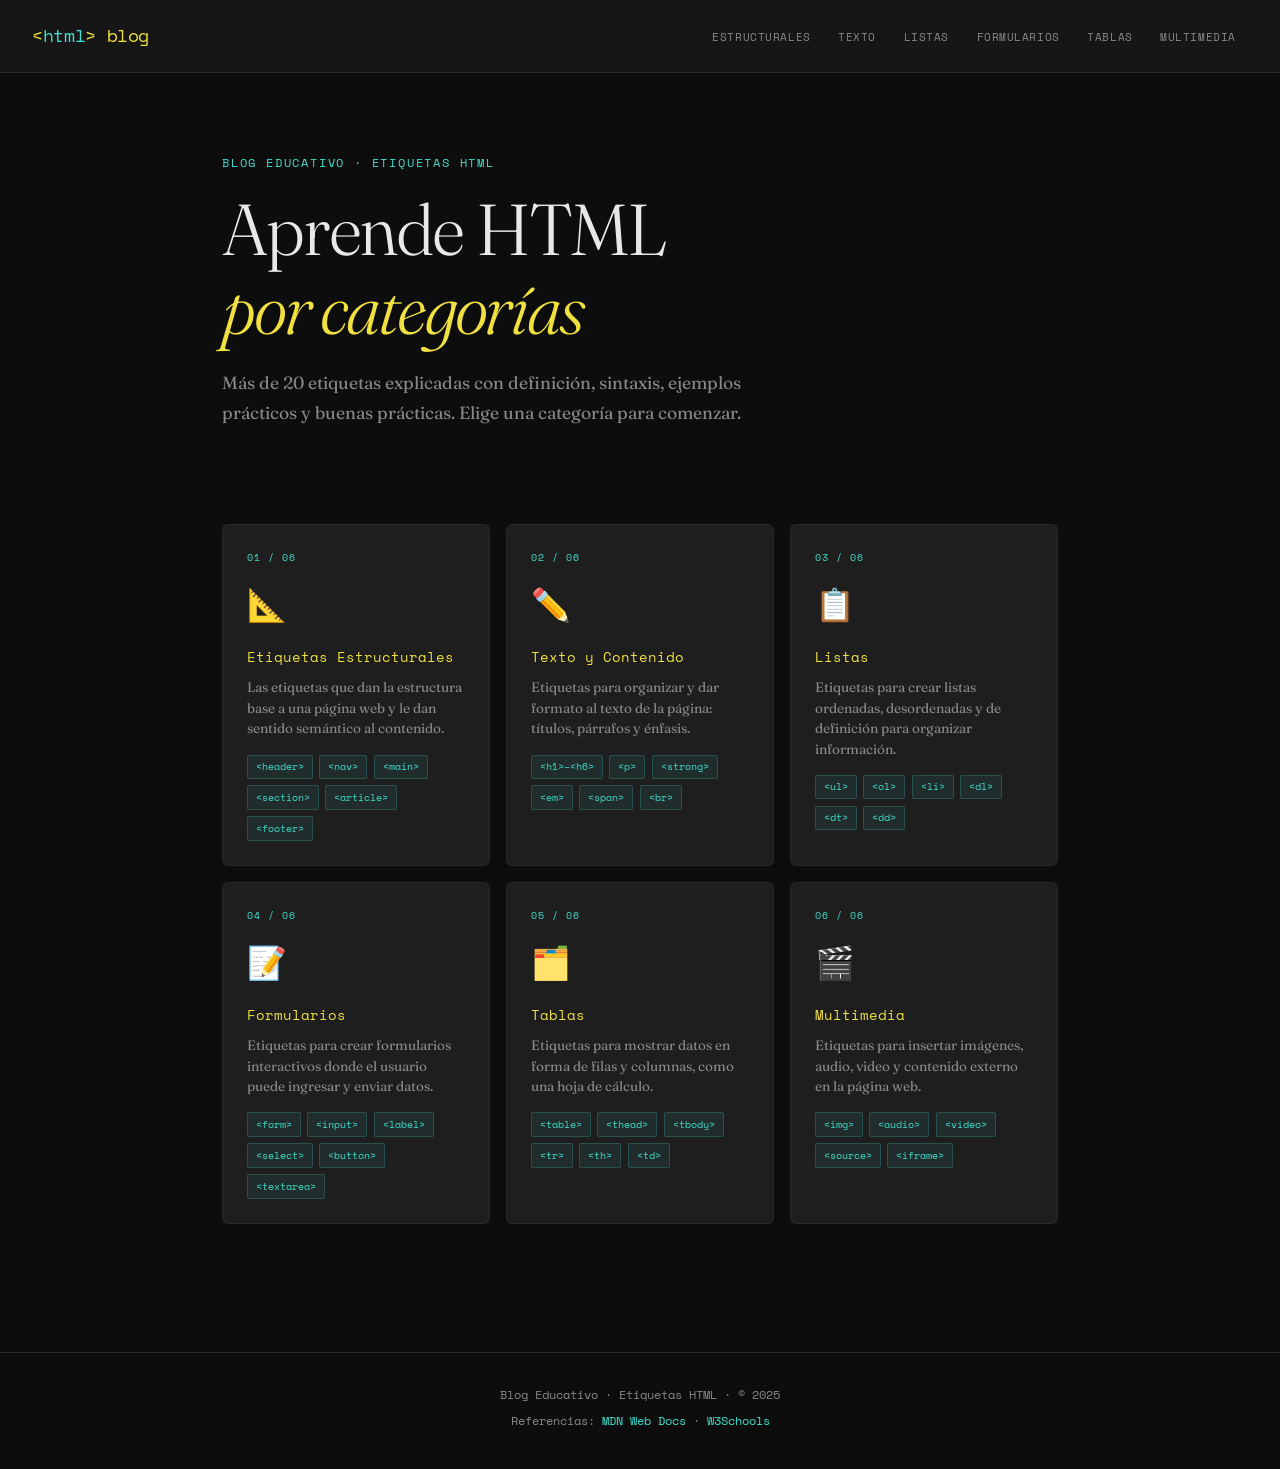
<file: index.html>
<!DOCTYPE html>
<html lang="es">
<head>
  <meta charset="UTF-8" />
  <meta name="viewport" content="width=device-width, initial-scale=1.0"/>
  <title>Blog HTML — Inicio</title>
  <!-- Enlazamos el archivo de estilos compartido -->
  <link rel="stylesheet" href="/Estilos/style.css" />
</head>
<body>

<!-- ── CABECERA CON MENÚ ── -->
<header class="cabecera-sitio">
  <a href="index.html" class="logo-sitio">&lt;<span class="logo-sitio-acento">html</span>&gt; blog</a>
  <nav class="menu-sitio">
    <ul class="lista-menu">
      <li><a href="/Pantallas/estructurales.html" class="enlace-menu">Estructurales</a></li>
      <li><a href="/Pantallas/texto.html"         class="enlace-menu">Texto</a></li>
      <li><a href="/Pantallas/listas.html"        class="enlace-menu">Listas</a></li>
      <li><a href="/Pantallas/formularios.html"   class="enlace-menu">Formularios</a></li>
      <li><a href="/Pantallas/tablas.html"        class="enlace-menu">Tablas</a></li>
      <li><a href="/Pantallas/multimedia.html"    class="enlace-menu">Multimedia</a></li>
    </ul>
  </nav>
</header>

<main>

  <!-- ── BLOQUE DE BIENVENIDA ── -->
  <section class="seccion-inicio">
    <span class="etiqueta-bienvenida">Blog Educativo · Etiquetas HTML</span>
    <h1 class="titulo-inicio">
      Aprende HTML<br>
      <em class="titulo-inicio-cursiva">por categorías</em>
    </h1>
    <p class="parrafo-inicio">
      Más de 20 etiquetas explicadas con definición, sintaxis, ejemplos prácticos
      y buenas prácticas. Elige una categoría para comenzar.
    </p>
  </section>

  <!-- ── REJILLA DE CATEGORÍAS ── -->
  <div class="rejilla-categorias">

    <!-- Tarjeta 1: Estructurales -->
    <a href="/Pantallas/estructurales.html" class="tarjeta-categoria-inicio">
      <span class="numero-tarjeta">01 / 06</span>
      <span class="icono-tarjeta">📐</span>
      <span class="nombre-tarjeta">Etiquetas Estructurales</span>
      <p class="descripcion-tarjeta">
        Las etiquetas que dan la estructura base a una página web y le dan sentido semántico al contenido.
      </p>
      <div class="lista-etiquetas-tarjeta">
        <span class="chip-etiqueta">&lt;header&gt;</span>
        <span class="chip-etiqueta">&lt;nav&gt;</span>
        <span class="chip-etiqueta">&lt;main&gt;</span>
        <span class="chip-etiqueta">&lt;section&gt;</span>
        <span class="chip-etiqueta">&lt;article&gt;</span>
        <span class="chip-etiqueta">&lt;footer&gt;</span>
      </div>
    </a>

    <!-- Tarjeta 2: Texto -->
    <a href="/Pantallas/texto.html" class="tarjeta-categoria-inicio">
      <span class="numero-tarjeta">02 / 06</span>
      <span class="icono-tarjeta">✏️</span>
      <span class="nombre-tarjeta">Texto y Contenido</span>
      <p class="descripcion-tarjeta">
        Etiquetas para organizar y dar formato al texto de la página: títulos, párrafos y énfasis.
      </p>
      <div class="lista-etiquetas-tarjeta">
        <span class="chip-etiqueta">&lt;h1&gt;–&lt;h6&gt;</span>
        <span class="chip-etiqueta">&lt;p&gt;</span>
        <span class="chip-etiqueta">&lt;strong&gt;</span>
        <span class="chip-etiqueta">&lt;em&gt;</span>
        <span class="chip-etiqueta">&lt;span&gt;</span>
        <span class="chip-etiqueta">&lt;br&gt;</span>
      </div>
    </a>

    <!-- Tarjeta 3: Listas -->
    <a href="/Pantallas/listas.html" class="tarjeta-categoria-inicio">
      <span class="numero-tarjeta">03 / 06</span>
      <span class="icono-tarjeta">📋</span>
      <span class="nombre-tarjeta">Listas</span>
      <p class="descripcion-tarjeta">
        Etiquetas para crear listas ordenadas, desordenadas y de definición para organizar información.
      </p>
      <div class="lista-etiquetas-tarjeta">
        <span class="chip-etiqueta">&lt;ul&gt;</span>
        <span class="chip-etiqueta">&lt;ol&gt;</span>
        <span class="chip-etiqueta">&lt;li&gt;</span>
        <span class="chip-etiqueta">&lt;dl&gt;</span>
        <span class="chip-etiqueta">&lt;dt&gt;</span>
        <span class="chip-etiqueta">&lt;dd&gt;</span>
      </div>
    </a>

    <!-- Tarjeta 4: Formularios -->
    <a href="/Pantallas/formularios.html" class="tarjeta-categoria-inicio">
      <span class="numero-tarjeta">04 / 06</span>
      <span class="icono-tarjeta">📝</span>
      <span class="nombre-tarjeta">Formularios</span>
      <p class="descripcion-tarjeta">
        Etiquetas para crear formularios interactivos donde el usuario puede ingresar y enviar datos.
      </p>
      <div class="lista-etiquetas-tarjeta">
        <span class="chip-etiqueta">&lt;form&gt;</span>
        <span class="chip-etiqueta">&lt;input&gt;</span>
        <span class="chip-etiqueta">&lt;label&gt;</span>
        <span class="chip-etiqueta">&lt;select&gt;</span>
        <span class="chip-etiqueta">&lt;button&gt;</span>
        <span class="chip-etiqueta">&lt;textarea&gt;</span>
      </div>
    </a>

    <!-- Tarjeta 5: Tablas -->
    <a href="/Pantallas/tablas.html" class="tarjeta-categoria-inicio">
      <span class="numero-tarjeta">05 / 06</span>
      <span class="icono-tarjeta">🗂️</span>
      <span class="nombre-tarjeta">Tablas</span>
      <p class="descripcion-tarjeta">
        Etiquetas para mostrar datos en forma de filas y columnas, como una hoja de cálculo.
      </p>
      <div class="lista-etiquetas-tarjeta">
        <span class="chip-etiqueta">&lt;table&gt;</span>
        <span class="chip-etiqueta">&lt;thead&gt;</span>
        <span class="chip-etiqueta">&lt;tbody&gt;</span>
        <span class="chip-etiqueta">&lt;tr&gt;</span>
        <span class="chip-etiqueta">&lt;th&gt;</span>
        <span class="chip-etiqueta">&lt;td&gt;</span>
      </div>
    </a>

    <!-- Tarjeta 6: Multimedia -->
    <a href="/Pantallas/multimedia.html" class="tarjeta-categoria-inicio">
      <span class="numero-tarjeta">06 / 06</span>
      <span class="icono-tarjeta">🎬</span>
      <span class="nombre-tarjeta">Multimedia</span>
      <p class="descripcion-tarjeta">
        Etiquetas para insertar imágenes, audio, video y contenido externo en la página web.
      </p>
      <div class="lista-etiquetas-tarjeta">
        <span class="chip-etiqueta">&lt;img&gt;</span>
        <span class="chip-etiqueta">&lt;audio&gt;</span>
        <span class="chip-etiqueta">&lt;video&gt;</span>
        <span class="chip-etiqueta">&lt;source&gt;</span>
        <span class="chip-etiqueta">&lt;iframe&gt;</span>
      </div>
    </a>

  </div><!-- fin rejilla -->

</main>

<!-- ── PIE DE PÁGINA ── -->
<footer class="pie-sitio">
  <p class="texto-pie">Blog Educativo · Etiquetas HTML · &copy; 2025</p>
  <p class="texto-pie">
    Referencias:
    <a href="https://developer.mozilla.org/es/docs/Web/HTML" class="enlace-pie" target="_blank" rel="noopener">MDN Web Docs</a> ·
    <a href="https://www.w3schools.com/html/" class="enlace-pie" target="_blank" rel="noopener">W3Schools</a>
  </p>
</footer>

  <!-- Botón flotante para volver al inicio de la página -->
  <!-- JS lo muestra/oculta según el scroll con la clase "boton-arriba-visible" -->
  <button class="boton-arriba" id="boton-arriba" title="Volver arriba">↑</button>

  <!-- Cargamos el archivo JavaScript del blog -->
  <!-- defer = espera a que el HTML cargue antes de ejecutar el script -->
  <script src="/Funciones/funtion.js" defer></script>
</body>
</html>
</file>
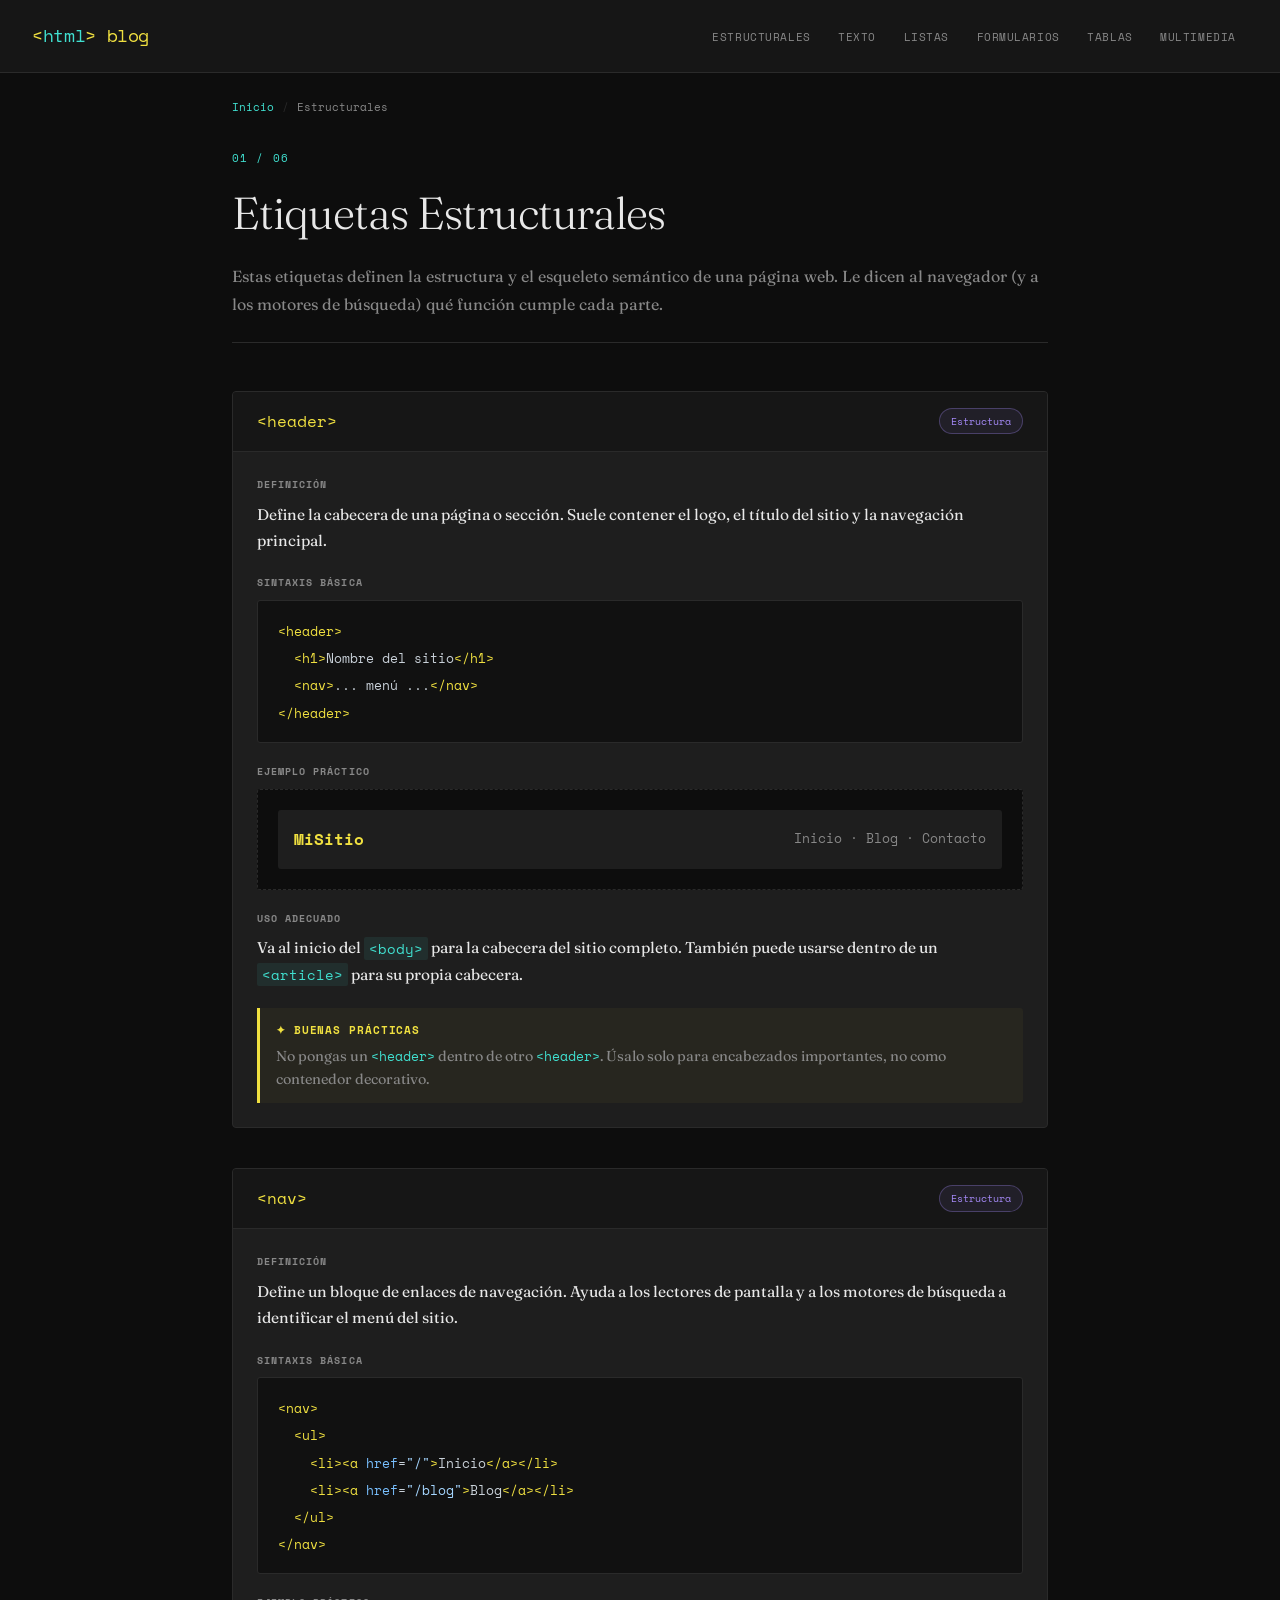
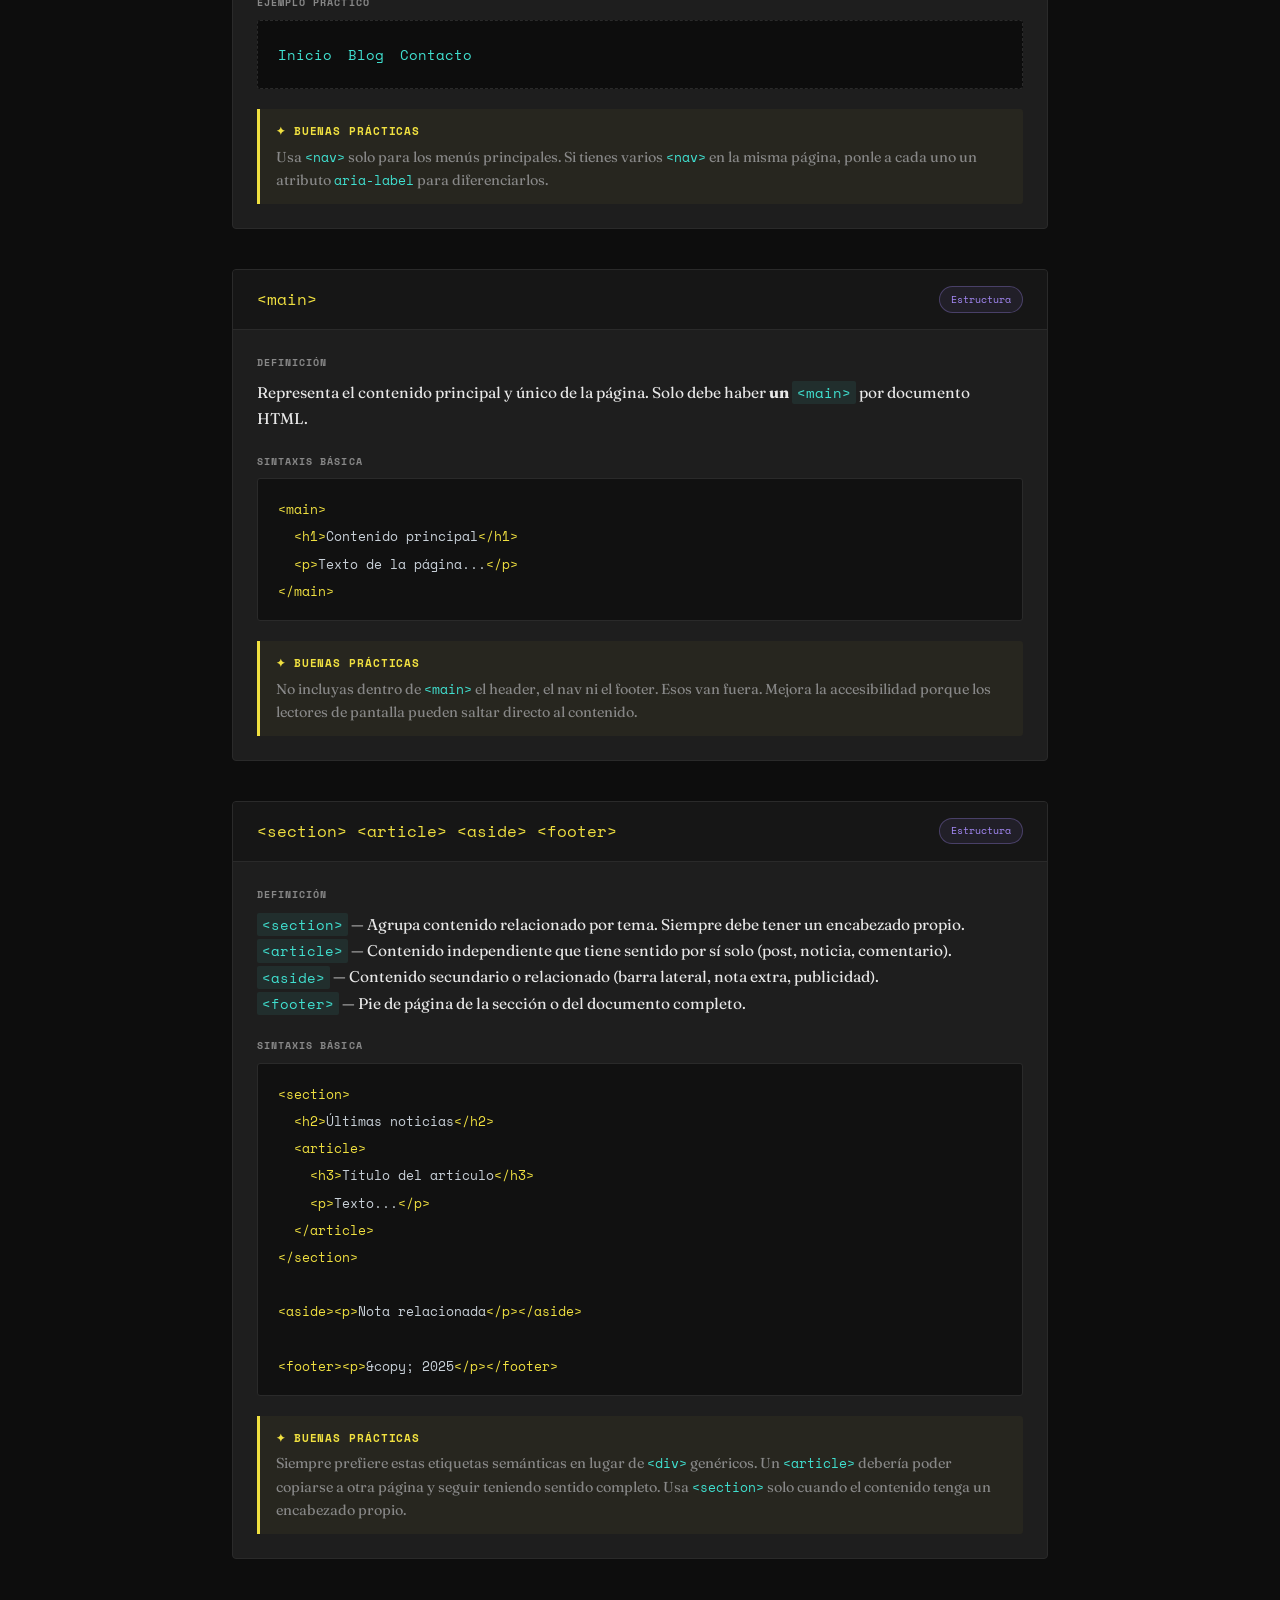
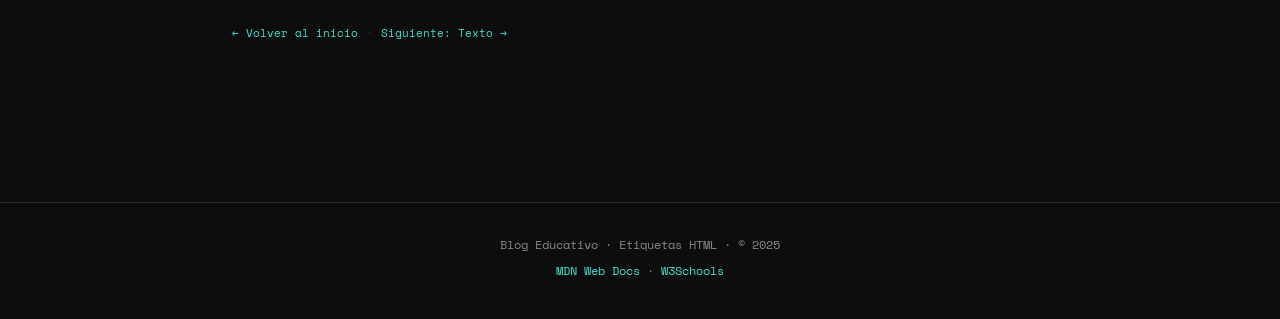
<file: Pantallas/Estructurales.html>
<!DOCTYPE html>
<html lang="es">
<head>
  <meta charset="UTF-8" />
  <meta name="viewport" content="width=device-width, initial-scale=1.0"/>
  <title>Blog HTML — Etiquetas Estructurales</title>
  <link rel="stylesheet" href="/Estilos/style.css" />
</head>
<body>

<!-- ── CABECERA CON MENÚ ── -->
<header class="cabecera-sitio">
  <a href="/index.html" class="logo-sitio">&lt;<span class="logo-sitio-acento">html</span>&gt; blog</a>
  <nav class="menu-sitio">
    <ul class="lista-menu">
      <!-- "enlace-menu-activo" marca la página actual -->
      <li><a href="/Pantallas/estructurales.html" class="enlace-menu">Estructurales</a></li>
      <li><a href="/Pantallas/texto.html"         class="enlace-menu">Texto</a></li>
      <li><a href="/Pantallas/listas.html"        class="enlace-menu">Listas</a></li>
      <li><a href="/Pantallas/formularios.html"   class="enlace-menu">Formularios</a></li>
      <li><a href="/Pantallas/tablas.html"        class="enlace-menu">Tablas</a></li>
      <li><a href="/Pantallas/multimedia.html"    class="enlace-menu">Multimedia</a></li>
    </ul>
  </nav>
</header>

<main class="pagina-categoria">

  <!-- Migas de pan: Inicio > Estructurales -->
  <nav class="ruta-navegacion">
    <a href="/index.html" class="enlace-ruta">Inicio</a>
    <span class="separador-ruta">/</span>
    <span class="pagina-actual-ruta">Estructurales</span>
  </nav>

  <!-- Encabezado de la página -->
  <div class="encabezado-pagina">
    <span class="numero-pagina">01 / 06</span>
    <h1 class="titulo-pagina">Etiquetas Estructurales</h1>
    <p class="subtitulo-pagina">
      Estas etiquetas definen la estructura y el esqueleto semántico de una página web.
      Le dicen al navegador (y a los motores de búsqueda) qué función cumple cada parte.
    </p>
  </div>


  <!-- ════════════════════════
       ETIQUETA: <header>
  ════════════════════════ -->
  <article class="bloque-etiqueta">
    <div class="cabecera-bloque">
      <span class="nombre-etiqueta-titulo">&lt;header&gt;</span>
      <span class="insignia-categoria insignia-estructura">Estructura</span>
    </div>
    <div class="interior-bloque">

      <div class="apartado">
        <span class="titulo-apartado">Definición</span>
        <p class="parrafo-apartado">
          Define la cabecera de una página o sección. Suele contener el logo, el título del sitio
          y la navegación principal.
        </p>
      </div>

      <div class="apartado">
        <span class="titulo-apartado">Sintaxis básica</span>
        <div class="bloque-codigo">
          <code>
            <span class="codigo-etiqueta">&lt;header&gt;</span><br>
            &nbsp;&nbsp;<span class="codigo-etiqueta">&lt;h1&gt;</span>Nombre del sitio<span class="codigo-etiqueta">&lt;/h1&gt;</span><br>
            &nbsp;&nbsp;<span class="codigo-etiqueta">&lt;nav&gt;</span>... menú ...<span class="codigo-etiqueta">&lt;/nav&gt;</span><br>
            <span class="codigo-etiqueta">&lt;/header&gt;</span>
          </code>
        </div>
      </div>

      <div class="apartado">
        <span class="titulo-apartado">Ejemplo práctico</span>
        <div class="caja-demostracion">
          <header class="estilo-ejemplo-practico-header">
            <span class="estilo-logo-demo">MiSitio</span>
            <span class="estilo-menu-demo">Inicio · Blog · Contacto</span>
          </header>
        </div>
      </div>

      <div class="apartado">
        <span class="titulo-apartado">Uso adecuado</span>
        <p class="parrafo-apartado">
          Va al inicio del <code>&lt;body&gt;</code> para la cabecera del sitio completo.
          También puede usarse dentro de un <code>&lt;article&gt;</code> para su propia cabecera.
        </p>
      </div>

      <div class="caja-buenas-practicas">
        <span class="titulo-buenas-practicas">✦ Buenas prácticas</span>
        <p class="texto-buenas-practicas">
          No pongas un <code>&lt;header&gt;</code> dentro de otro <code>&lt;header&gt;</code>.
          Úsalo solo para encabezados importantes, no como contenedor decorativo.
        </p>
      </div>

    </div>
  </article>


  <!-- ════════════════════════
       ETIQUETA: <nav>
  ════════════════════════ -->
  <article class="bloque-etiqueta">
    <div class="cabecera-bloque">
      <span class="nombre-etiqueta-titulo">&lt;nav&gt;</span>
      <span class="insignia-categoria insignia-estructura">Estructura</span>
    </div>
    <div class="interior-bloque">

      <div class="apartado">
        <span class="titulo-apartado">Definición</span>
        <p class="parrafo-apartado">
          Define un bloque de enlaces de navegación. Ayuda a los lectores de pantalla
          y a los motores de búsqueda a identificar el menú del sitio.
        </p>
      </div>

      <div class="apartado">
        <span class="titulo-apartado">Sintaxis básica</span>
        <div class="bloque-codigo">
          <code>
            <span class="codigo-etiqueta">&lt;nav&gt;</span><br>
            &nbsp;&nbsp;<span class="codigo-etiqueta">&lt;ul&gt;</span><br>
            &nbsp;&nbsp;&nbsp;&nbsp;<span class="codigo-etiqueta">&lt;li&gt;&lt;a</span> <span class="codigo-atributo">href</span>=<span class="codigo-valor">"/"</span><span class="codigo-etiqueta">&gt;</span>Inicio<span class="codigo-etiqueta">&lt;/a&gt;&lt;/li&gt;</span><br>
            &nbsp;&nbsp;&nbsp;&nbsp;<span class="codigo-etiqueta">&lt;li&gt;&lt;a</span> <span class="codigo-atributo">href</span>=<span class="codigo-valor">"/blog"</span><span class="codigo-etiqueta">&gt;</span>Blog<span class="codigo-etiqueta">&lt;/a&gt;&lt;/li&gt;</span><br>
            &nbsp;&nbsp;<span class="codigo-etiqueta">&lt;/ul&gt;</span><br>
            <span class="codigo-etiqueta">&lt;/nav&gt;</span>
          </code>
        </div>
      </div>

      <div class="apartado">
        <span class="titulo-apartado">Ejemplo práctico</span>
        <div class="caja-demostracion">
          <nav>
            <ul class="estilo-lista-nav-demo">
              <li><a href="#" class="estilo-enlace-nav-demo">Inicio</a></li>
              <li><a href="#" class="estilo-enlace-nav-demo">Blog</a></li>
              <li><a href="#" class="estilo-enlace-nav-demo">Contacto</a></li>
            </ul>
          </nav>
        </div>
      </div>

      <div class="caja-buenas-practicas">
        <span class="titulo-buenas-practicas">✦ Buenas prácticas</span>
        <p class="texto-buenas-practicas">
          Usa <code>&lt;nav&gt;</code> solo para los menús principales. Si tienes varios <code>&lt;nav&gt;</code>
          en la misma página, ponle a cada uno un atributo <code>aria-label</code> para diferenciarlos.
        </p>
      </div>

    </div>
  </article>


  <!-- ════════════════════════
       ETIQUETA: <main>
  ════════════════════════ -->
  <article class="bloque-etiqueta">
    <div class="cabecera-bloque">
      <span class="nombre-etiqueta-titulo">&lt;main&gt;</span>
      <span class="insignia-categoria insignia-estructura">Estructura</span>
    </div>
    <div class="interior-bloque">

      <div class="apartado">
        <span class="titulo-apartado">Definición</span>
        <p class="parrafo-apartado">
          Representa el contenido principal y único de la página.
          Solo debe haber <strong>un</strong> <code>&lt;main&gt;</code> por documento HTML.
        </p>
      </div>

      <div class="apartado">
        <span class="titulo-apartado">Sintaxis básica</span>
        <div class="bloque-codigo">
          <code>
            <span class="codigo-etiqueta">&lt;main&gt;</span><br>
            &nbsp;&nbsp;<span class="codigo-etiqueta">&lt;h1&gt;</span>Contenido principal<span class="codigo-etiqueta">&lt;/h1&gt;</span><br>
            &nbsp;&nbsp;<span class="codigo-etiqueta">&lt;p&gt;</span>Texto de la página...<span class="codigo-etiqueta">&lt;/p&gt;</span><br>
            <span class="codigo-etiqueta">&lt;/main&gt;</span>
          </code>
        </div>
      </div>

      <div class="caja-buenas-practicas">
        <span class="titulo-buenas-practicas">✦ Buenas prácticas</span>
        <p class="texto-buenas-practicas">
          No incluyas dentro de <code>&lt;main&gt;</code> el header, el nav ni el footer.
          Esos van fuera. Mejora la accesibilidad porque los lectores de pantalla pueden saltar
          directo al contenido.
        </p>
      </div>

    </div>
  </article>


  <!-- ════════════════════════
       ETIQUETAS: section, article, aside, footer
  ════════════════════════ -->
  <article class="bloque-etiqueta">
    <div class="cabecera-bloque">
      <span class="nombre-etiqueta-titulo">&lt;section&gt; &lt;article&gt; &lt;aside&gt; &lt;footer&gt;</span>
      <span class="insignia-categoria insignia-estructura">Estructura</span>
    </div>
    <div class="interior-bloque">

      <div class="apartado">
        <span class="titulo-apartado">Definición</span>
        <p class="parrafo-apartado">
          <code>&lt;section&gt;</code> — Agrupa contenido relacionado por tema. Siempre debe tener un encabezado propio.<br>
          <code>&lt;article&gt;</code> — Contenido independiente que tiene sentido por sí solo (post, noticia, comentario).<br>
          <code>&lt;aside&gt;</code> — Contenido secundario o relacionado (barra lateral, nota extra, publicidad).<br>
          <code>&lt;footer&gt;</code> — Pie de página de la sección o del documento completo.
        </p>
      </div>

      <div class="apartado">
        <span class="titulo-apartado">Sintaxis básica</span>
        <div class="bloque-codigo">
          <code>
            <span class="codigo-etiqueta">&lt;section&gt;</span><br>
            &nbsp;&nbsp;<span class="codigo-etiqueta">&lt;h2&gt;</span>Últimas noticias<span class="codigo-etiqueta">&lt;/h2&gt;</span><br>
            &nbsp;&nbsp;<span class="codigo-etiqueta">&lt;article&gt;</span><br>
            &nbsp;&nbsp;&nbsp;&nbsp;<span class="codigo-etiqueta">&lt;h3&gt;</span>Título del artículo<span class="codigo-etiqueta">&lt;/h3&gt;</span><br>
            &nbsp;&nbsp;&nbsp;&nbsp;<span class="codigo-etiqueta">&lt;p&gt;</span>Texto...<span class="codigo-etiqueta">&lt;/p&gt;</span><br>
            &nbsp;&nbsp;<span class="codigo-etiqueta">&lt;/article&gt;</span><br>
            <span class="codigo-etiqueta">&lt;/section&gt;</span><br>
            <br>
            <span class="codigo-etiqueta">&lt;aside&gt;</span><span class="codigo-etiqueta">&lt;p&gt;</span>Nota relacionada<span class="codigo-etiqueta">&lt;/p&gt;</span><span class="codigo-etiqueta">&lt;/aside&gt;</span><br>
            <br>
            <span class="codigo-etiqueta">&lt;footer&gt;</span><span class="codigo-etiqueta">&lt;p&gt;</span>&amp;copy; 2025<span class="codigo-etiqueta">&lt;/p&gt;</span><span class="codigo-etiqueta">&lt;/footer&gt;</span>
          </code>
        </div>
      </div>

      <div class="caja-buenas-practicas">
        <span class="titulo-buenas-practicas">✦ Buenas prácticas</span>
        <p class="texto-buenas-practicas">
          Siempre prefiere estas etiquetas semánticas en lugar de <code>&lt;div&gt;</code> genéricos.
          Un <code>&lt;article&gt;</code> debería poder copiarse a otra página y seguir teniendo sentido completo.
          Usa <code>&lt;section&gt;</code> solo cuando el contenido tenga un encabezado propio.
        </p>
      </div>

    </div>
  </article>

  <!-- ── Navegación entre páginas ── -->
  <nav class="ruta-navegacion">
    <a href="/index.html" class="enlace-ruta">← Volver al inicio</a>
    <span class="separador-ruta">·</span>
    <a href="/Pantallas/texto.html" class="enlace-ruta">Siguiente: Texto →</a>
  </nav>

</main>

<footer class="pie-sitio">
  <p class="texto-pie">Blog Educativo · Etiquetas HTML · &copy; 2025</p>
  <p class="texto-pie">
    <a href="https://developer.mozilla.org/es/docs/Web/HTML" class="enlace-pie" target="_blank" rel="noopener">MDN Web Docs</a> ·
    <a href="https://www.w3schools.com/html/" class="enlace-pie" target="_blank" rel="noopener">W3Schools</a>
  </p>
</footer>

  <!-- Botón flotante para volver al inicio de la página -->
  <!-- JS lo muestra/oculta según el scroll con la clase "boton-arriba-visible" -->
  <button class="boton-arriba" id="boton-arriba" title="Volver arriba">↑</button>

  <!-- Cargamos el archivo JavaScript del blog -->
  <!-- defer = espera a que el HTML cargue antes de ejecutar el script -->
  <script src="/Funciones/funtion.js" defer></script>
</body>
</html>
</file>
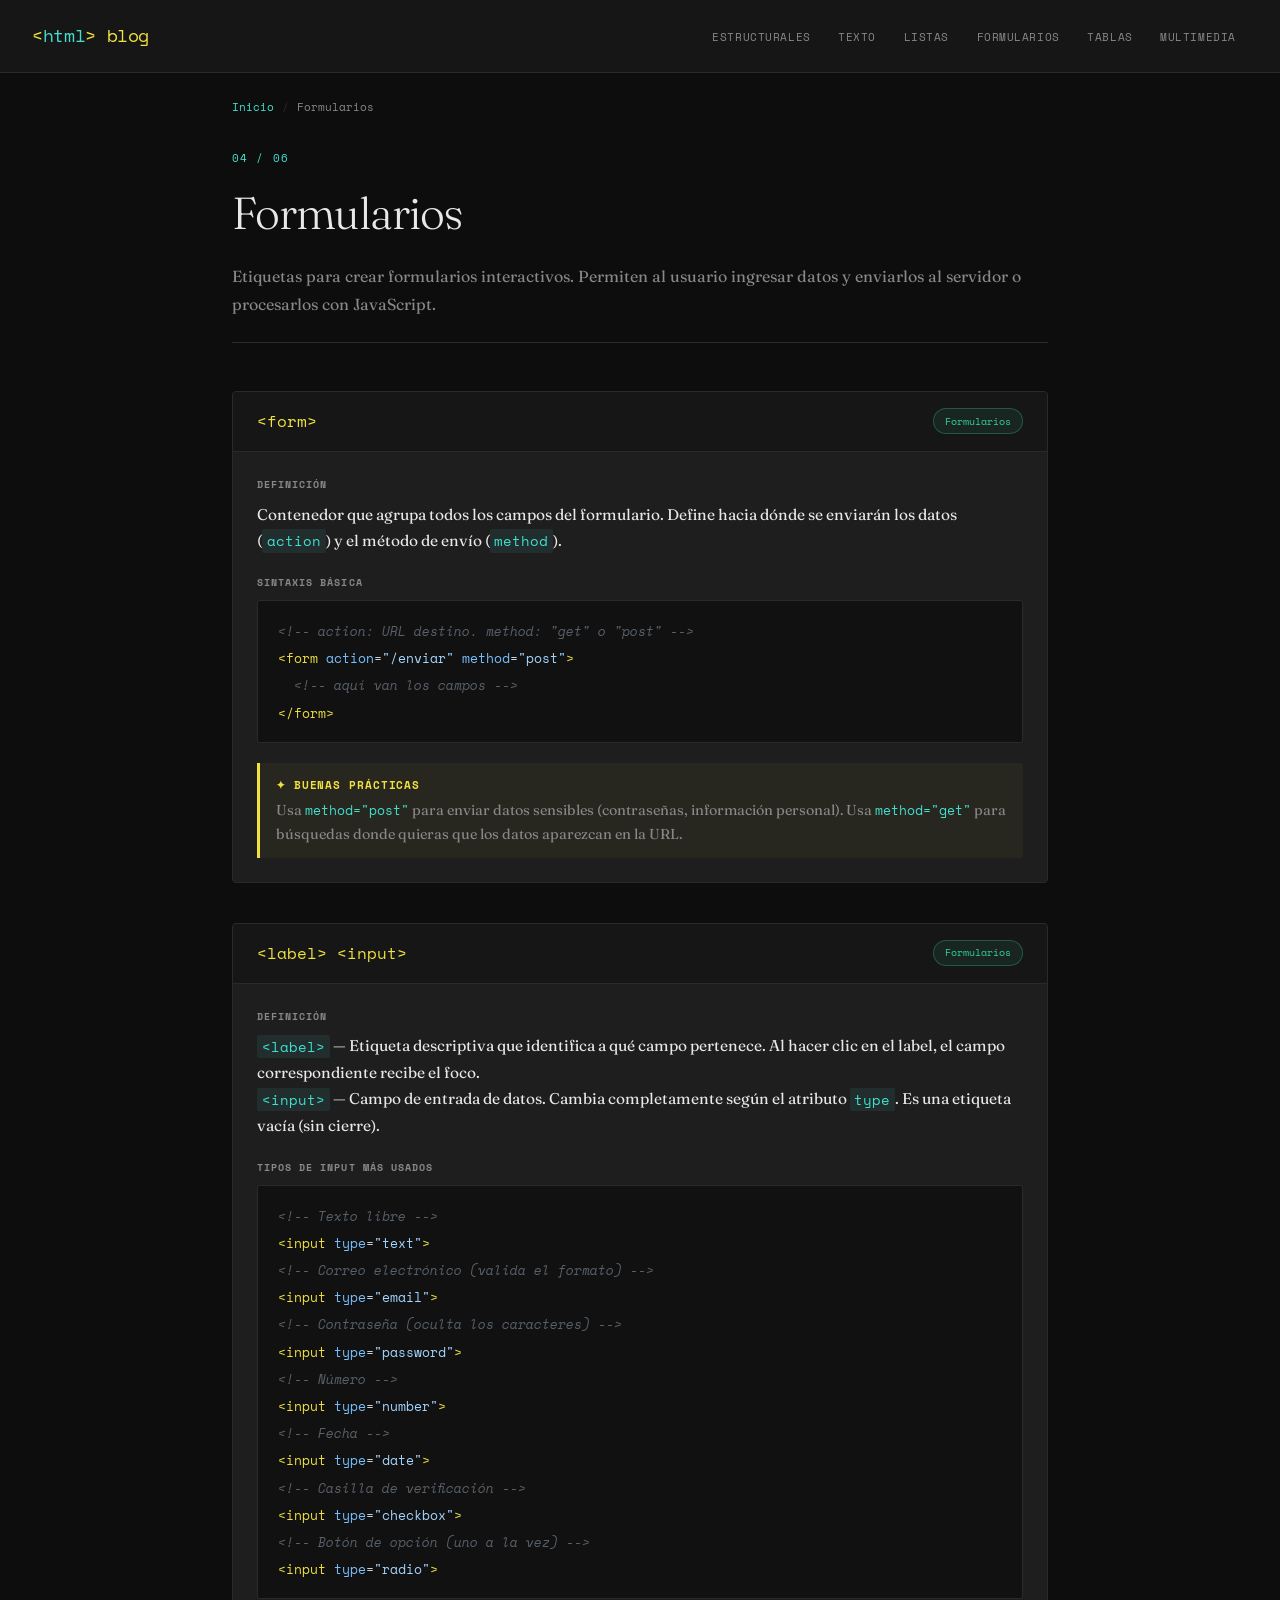
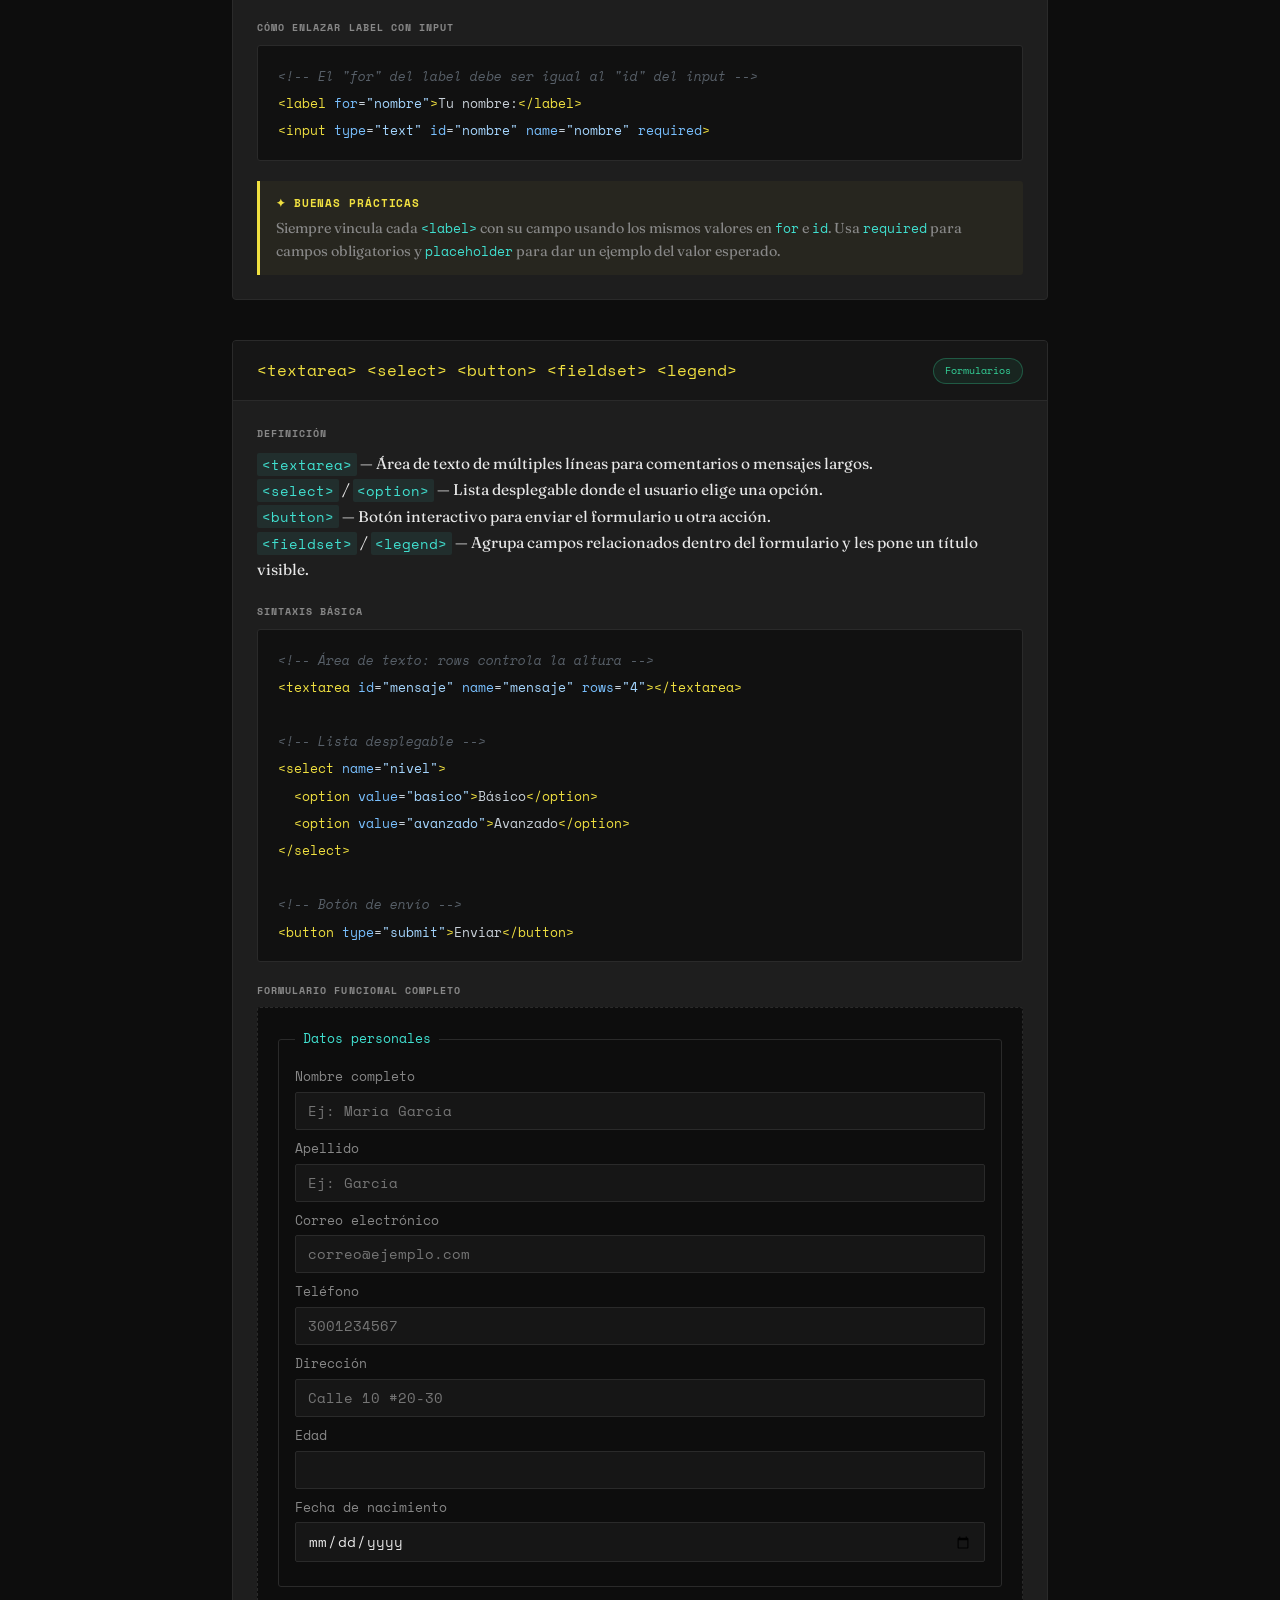
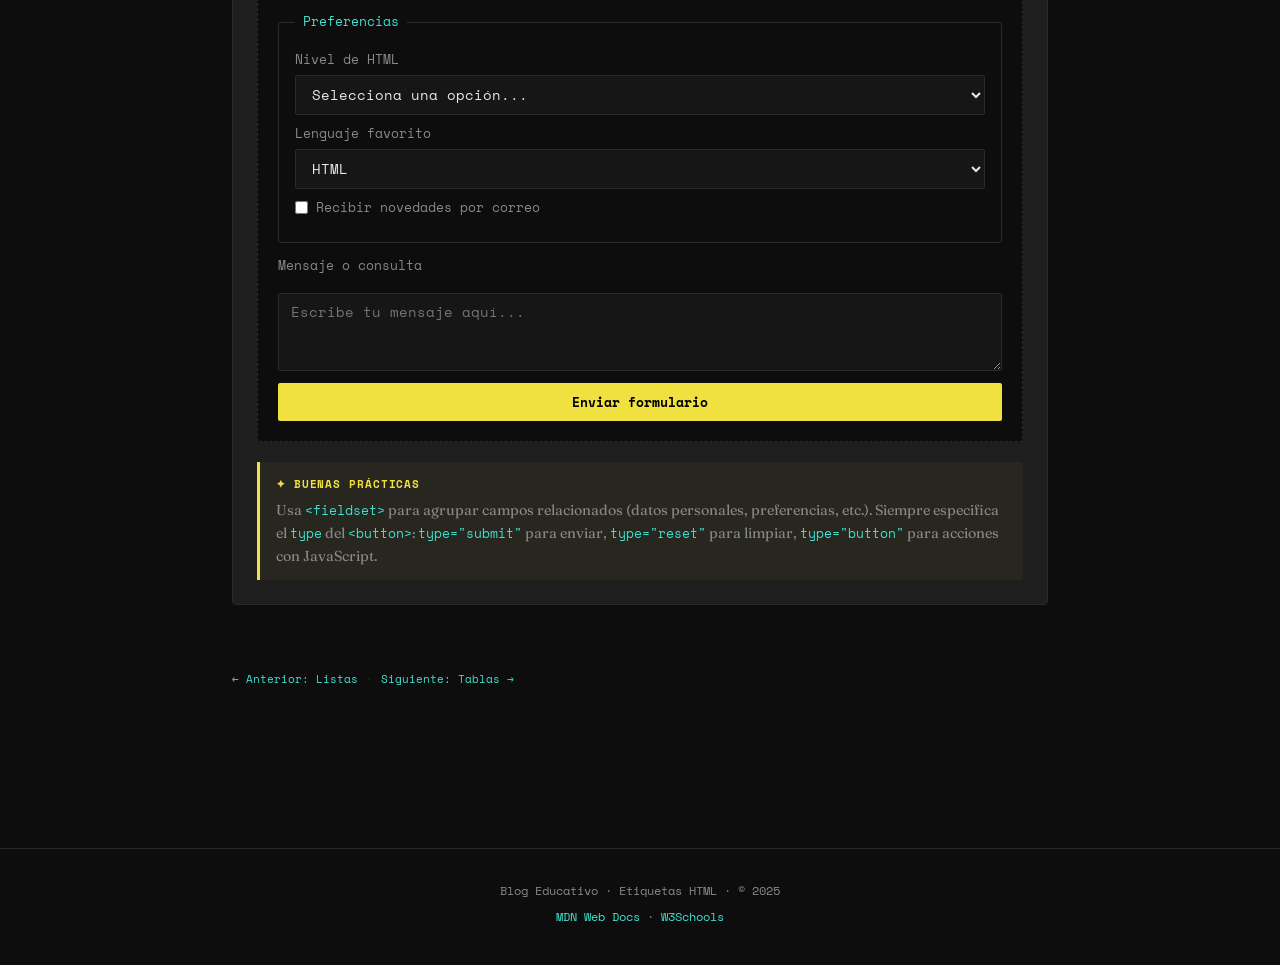
<file: Pantallas/Formularios.html>
<!DOCTYPE html>
<html lang="es">
<head>
  <meta charset="UTF-8" />
  <meta name="viewport" content="width=device-width, initial-scale=1.0"/>
  <title>Blog HTML — Formularios</title>
  <link rel="stylesheet" href="/Estilos/style.css" />
</head>
<body>

<header class="cabecera-sitio">
  <a href="/index.html" class="logo-sitio">&lt;<span class="logo-sitio-acento">html</span>&gt; blog</a>
  <nav class="menu-sitio">
    <ul class="lista-menu">
      <li><a href="/Pantallas/estructurales.html" class="enlace-menu">Estructurales</a></li>
      <li><a href="/Pantallas/texto.html"         class="enlace-menu">Texto</a></li>
      <li><a href="/Pantallas/listas.html"        class="enlace-menu">Listas</a></li>
      <li><a href="/Pantallas/formularios.html"   class="enlace-menu">Formularios</a></li>
      <li><a href="/Pantallas/tablas.html"        class="enlace-menu">Tablas</a></li>
      <li><a href="/Pantallas/multimedia.html"    class="enlace-menu">Multimedia</a></li>
    </ul>
  </nav>
</header>

<main class="pagina-categoria">

  <nav class="ruta-navegacion">
    <a href="/index.html" class="enlace-ruta">Inicio</a>
    <span class="separador-ruta">/</span>
    <span class="pagina-actual-ruta">Formularios</span>
  </nav>

  <div class="encabezado-pagina">
    <span class="numero-pagina">04 / 06</span>
    <h1 class="titulo-pagina">Formularios</h1>
    <p class="subtitulo-pagina">
      Etiquetas para crear formularios interactivos. Permiten al usuario
      ingresar datos y enviarlos al servidor o procesarlos con JavaScript.
    </p>
  </div>


  <!-- ════════════════════════
       ETIQUETA: <form>
  ════════════════════════ -->
  <article class="bloque-etiqueta">
    <div class="cabecera-bloque">
      <span class="nombre-etiqueta-titulo">&lt;form&gt;</span>
      <span class="insignia-categoria insignia-formulario">Formularios</span>
    </div>
    <div class="interior-bloque">

      <div class="apartado">
        <span class="titulo-apartado">Definición</span>
        <p class="parrafo-apartado">
          Contenedor que agrupa todos los campos del formulario. Define hacia dónde se enviarán
          los datos (<code>action</code>) y el método de envío (<code>method</code>).
        </p>
      </div>

      <div class="apartado">
        <span class="titulo-apartado">Sintaxis básica</span>
        <div class="bloque-codigo">
          <code>
            <span class="codigo-comentario">&lt;!-- action: URL destino. method: "get" o "post" --&gt;</span><br>
            <span class="codigo-etiqueta">&lt;form</span> <span class="codigo-atributo">action</span>=<span class="codigo-valor">"/enviar"</span> <span class="codigo-atributo">method</span>=<span class="codigo-valor">"post"</span><span class="codigo-etiqueta">&gt;</span><br>
            &nbsp;&nbsp;<span class="codigo-comentario">&lt;!-- aquí van los campos --&gt;</span><br>
            <span class="codigo-etiqueta">&lt;/form&gt;</span>
          </code>
        </div>
      </div>

      <div class="caja-buenas-practicas">
        <span class="titulo-buenas-practicas">✦ Buenas prácticas</span>
        <p class="texto-buenas-practicas">
          Usa <code>method="post"</code> para enviar datos sensibles (contraseñas, información personal).
          Usa <code>method="get"</code> para búsquedas donde quieras que los datos aparezcan en la URL.
        </p>
      </div>

    </div>
  </article>


  <!-- ════════════════════════
       ETIQUETAS: label e input
  ════════════════════════ -->
  <article class="bloque-etiqueta">
    <div class="cabecera-bloque">
      <span class="nombre-etiqueta-titulo">&lt;label&gt; &lt;input&gt;</span>
      <span class="insignia-categoria insignia-formulario">Formularios</span>
    </div>
    <div class="interior-bloque">

      <div class="apartado">
        <span class="titulo-apartado">Definición</span>
        <p class="parrafo-apartado">
          <code>&lt;label&gt;</code> — Etiqueta descriptiva que identifica a qué campo pertenece.
          Al hacer clic en el label, el campo correspondiente recibe el foco.<br>
          <code>&lt;input&gt;</code> — Campo de entrada de datos. Cambia completamente según el atributo <code>type</code>.
          Es una etiqueta vacía (sin cierre).
        </p>
      </div>

      <div class="apartado">
        <span class="titulo-apartado">Tipos de input más usados</span>
        <div class="bloque-codigo">
          <code>
            <span class="codigo-comentario">&lt;!-- Texto libre --&gt;</span><br>
            <span class="codigo-etiqueta">&lt;input</span> <span class="codigo-atributo">type</span>=<span class="codigo-valor">"text"</span><span class="codigo-etiqueta">&gt;</span><br>
            <span class="codigo-comentario">&lt;!-- Correo electrónico (valida el formato) --&gt;</span><br>
            <span class="codigo-etiqueta">&lt;input</span> <span class="codigo-atributo">type</span>=<span class="codigo-valor">"email"</span><span class="codigo-etiqueta">&gt;</span><br>
            <span class="codigo-comentario">&lt;!-- Contraseña (oculta los caracteres) --&gt;</span><br>
            <span class="codigo-etiqueta">&lt;input</span> <span class="codigo-atributo">type</span>=<span class="codigo-valor">"password"</span><span class="codigo-etiqueta">&gt;</span><br>
            <span class="codigo-comentario">&lt;!-- Número --&gt;</span><br>
            <span class="codigo-etiqueta">&lt;input</span> <span class="codigo-atributo">type</span>=<span class="codigo-valor">"number"</span><span class="codigo-etiqueta">&gt;</span><br>
            <span class="codigo-comentario">&lt;!-- Fecha --&gt;</span><br>
            <span class="codigo-etiqueta">&lt;input</span> <span class="codigo-atributo">type</span>=<span class="codigo-valor">"date"</span><span class="codigo-etiqueta">&gt;</span><br>
            <span class="codigo-comentario">&lt;!-- Casilla de verificación --&gt;</span><br>
            <span class="codigo-etiqueta">&lt;input</span> <span class="codigo-atributo">type</span>=<span class="codigo-valor">"checkbox"</span><span class="codigo-etiqueta">&gt;</span><br>
            <span class="codigo-comentario">&lt;!-- Botón de opción (uno a la vez) --&gt;</span><br>
            <span class="codigo-etiqueta">&lt;input</span> <span class="codigo-atributo">type</span>=<span class="codigo-valor">"radio"</span><span class="codigo-etiqueta">&gt;</span>
          </code>
        </div>
      </div>

      <div class="apartado">
        <span class="titulo-apartado">Cómo enlazar label con input</span>
        <div class="bloque-codigo">
          <code>
            <span class="codigo-comentario">&lt;!-- El "for" del label debe ser igual al "id" del input --&gt;</span><br>
            <span class="codigo-etiqueta">&lt;label</span> <span class="codigo-atributo">for</span>=<span class="codigo-valor">"nombre"</span><span class="codigo-etiqueta">&gt;</span>Tu nombre:<span class="codigo-etiqueta">&lt;/label&gt;</span><br>
            <span class="codigo-etiqueta">&lt;input</span> <span class="codigo-atributo">type</span>=<span class="codigo-valor">"text"</span> <span class="codigo-atributo">id</span>=<span class="codigo-valor">"nombre"</span> <span class="codigo-atributo">name</span>=<span class="codigo-valor">"nombre"</span> <span class="codigo-atributo">required</span><span class="codigo-etiqueta">&gt;</span>
          </code>
        </div>
      </div>

      <div class="caja-buenas-practicas">
        <span class="titulo-buenas-practicas">✦ Buenas prácticas</span>
        <p class="texto-buenas-practicas">
          Siempre vincula cada <code>&lt;label&gt;</code> con su campo usando los mismos valores en <code>for</code> e <code>id</code>.
          Usa <code>required</code> para campos obligatorios y <code>placeholder</code> para dar un ejemplo del
          valor esperado.
        </p>
      </div>

    </div>
  </article>


  <!-- ════════════════════════
       ETIQUETAS: textarea, select, button, fieldset
  ════════════════════════ -->
  <article class="bloque-etiqueta">
    <div class="cabecera-bloque">
      <span class="nombre-etiqueta-titulo">&lt;textarea&gt; &lt;select&gt; &lt;button&gt; &lt;fieldset&gt; &lt;legend&gt;</span>
      <span class="insignia-categoria insignia-formulario">Formularios</span>
    </div>
    <div class="interior-bloque">

      <div class="apartado">
        <span class="titulo-apartado">Definición</span>
        <p class="parrafo-apartado">
          <code>&lt;textarea&gt;</code> — Área de texto de múltiples líneas para comentarios o mensajes largos.<br>
          <code>&lt;select&gt;</code> / <code>&lt;option&gt;</code> — Lista desplegable donde el usuario elige una opción.<br>
          <code>&lt;button&gt;</code> — Botón interactivo para enviar el formulario u otra acción.<br>
          <code>&lt;fieldset&gt;</code> / <code>&lt;legend&gt;</code> — Agrupa campos relacionados dentro del formulario
          y les pone un título visible.
        </p>
      </div>

      <div class="apartado">
        <span class="titulo-apartado">Sintaxis básica</span>
        <div class="bloque-codigo">
          <code>
            <span class="codigo-comentario">&lt;!-- Área de texto: rows controla la altura --&gt;</span><br>
            <span class="codigo-etiqueta">&lt;textarea</span> <span class="codigo-atributo">id</span>=<span class="codigo-valor">"mensaje"</span> <span class="codigo-atributo">name</span>=<span class="codigo-valor">"mensaje"</span> <span class="codigo-atributo">rows</span>=<span class="codigo-valor">"4"</span><span class="codigo-etiqueta">&gt;&lt;/textarea&gt;</span><br>
            <br>
            <span class="codigo-comentario">&lt;!-- Lista desplegable --&gt;</span><br>
            <span class="codigo-etiqueta">&lt;select</span> <span class="codigo-atributo">name</span>=<span class="codigo-valor">"nivel"</span><span class="codigo-etiqueta">&gt;</span><br>
            &nbsp;&nbsp;<span class="codigo-etiqueta">&lt;option</span> <span class="codigo-atributo">value</span>=<span class="codigo-valor">"basico"</span><span class="codigo-etiqueta">&gt;</span>Básico<span class="codigo-etiqueta">&lt;/option&gt;</span><br>
            &nbsp;&nbsp;<span class="codigo-etiqueta">&lt;option</span> <span class="codigo-atributo">value</span>=<span class="codigo-valor">"avanzado"</span><span class="codigo-etiqueta">&gt;</span>Avanzado<span class="codigo-etiqueta">&lt;/option&gt;</span><br>
            <span class="codigo-etiqueta">&lt;/select&gt;</span><br>
            <br>
            <span class="codigo-comentario">&lt;!-- Botón de envío --&gt;</span><br>
            <span class="codigo-etiqueta">&lt;button</span> <span class="codigo-atributo">type</span>=<span class="codigo-valor">"submit"</span><span class="codigo-etiqueta">&gt;</span>Enviar<span class="codigo-etiqueta">&lt;/button&gt;</span>
          </code>
        </div>
      </div>

      <div class="apartado">
        <span class="titulo-apartado">Formulario funcional completo</span>
        <div class="caja-demostracion">
          <!-- onsubmit: evita que recargue la página y muestra un mensaje -->
         <form class="estilo-formulario-demo" onsubmit="event.preventDefault(); alert('¡Formulario enviado correctamente!');">

  <fieldset class="estilo-fieldset-demo">
    <legend class="estilo-legend-demo">Datos personales</legend>

    <label class="estilo-label-demo" for="campo-nombre">Nombre completo</label>
    <input class="estilo-input-demo" type="text" id="campo-nombre" name="nombre" placeholder="Ej: María García" required>

    <label class="estilo-label-demo" for="campo-apellido">Apellido</label>
    <input class="estilo-input-demo" type="text" id="campo-apellido" name="apellido" placeholder="Ej: García">

    <label class="estilo-label-demo" for="campo-correo">Correo electrónico</label>
    <input class="estilo-input-demo" type="email" id="campo-correo" name="correo" placeholder="correo@ejemplo.com">

    <label class="estilo-label-demo" for="campo-telefono">Teléfono</label>
    <input class="estilo-input-demo" type="tel" id="campo-telefono" name="telefono" placeholder="3001234567">

    <label class="estilo-label-demo" for="campo-direccion">Dirección</label>
    <input class="estilo-input-demo" type="text" id="campo-direccion" name="direccion" placeholder="Calle 10 #20-30">

    <label class="estilo-label-demo" for="campo-edad">Edad</label>
    <input class="estilo-input-demo" type="number" id="campo-edad" name="edad" min="1" max="120">

    <label class="estilo-label-demo" for="campo-fecha">Fecha de nacimiento</label>
    <input class="estilo-input-demo" type="date" id="campo-fecha" name="fecha">

  </fieldset>


  <fieldset class="estilo-fieldset-margen-demo">
    <legend class="estilo-legend-demo">Preferencias</legend>

    <label class="estilo-label-demo" for="campo-nivel">Nivel de HTML</label>
    <select class="estilo-select-demo" id="campo-nivel" name="nivel">
      <option value="">Selecciona una opción...</option>
      <option value="principiante">Principiante</option>
      <option value="intermedio">Intermedio</option>
      <option value="avanzado">Avanzado</option>
    </select>

    <label class="estilo-label-demo">Lenguaje favorito</label>
    <select class="estilo-select-demo" name="lenguaje">
      <option>HTML</option>
      <option>CSS</option>
      <option>JavaScript</option>
      <option>Python</option>
    </select>

    <label class="estilo-label-checkbox-demo">
      <input class="estilo-checkbox-demo" type="checkbox" name="boletin">
      Recibir novedades por correo
    </label>

  </fieldset>


  <label class="estilo-label-demo" for="campo-mensaje">Mensaje o consulta</label>
  <textarea class="estilo-textarea-demo" id="campo-mensaje" name="mensaje" rows="3" placeholder="Escribe tu mensaje aquí..."></textarea>

  <button class="estilo-boton-demo" type="submit">Enviar formulario</button>

</form>
        </div>
      </div>

      <div class="caja-buenas-practicas">
        <span class="titulo-buenas-practicas">✦ Buenas prácticas</span>
        <p class="texto-buenas-practicas">
          Usa <code>&lt;fieldset&gt;</code> para agrupar campos relacionados (datos personales, preferencias, etc.).
          Siempre especifica el <code>type</code> del <code>&lt;button&gt;</code>: <code>type="submit"</code> para enviar,
          <code>type="reset"</code> para limpiar, <code>type="button"</code> para acciones con JavaScript.
        </p>
      </div>

    </div>
  </article>

  <nav class="ruta-navegacion">
    <a href="/Pantallas/listas.html" class="enlace-ruta">← Anterior: Listas</a>
    <span class="separador-ruta">·</span>
    <a href="/Pantallas/tablas.html" class="enlace-ruta">Siguiente: Tablas →</a>
  </nav>

</main>

<footer class="pie-sitio">
  <p class="texto-pie">Blog Educativo · Etiquetas HTML · &copy; 2025</p>
  <p class="texto-pie">
    <a href="https://developer.mozilla.org/es/docs/Web/HTML" class="enlace-pie" target="_blank" rel="noopener">MDN Web Docs</a> ·
    <a href="https://www.w3schools.com/html/" class="enlace-pie" target="_blank" rel="noopener">W3Schools</a>
  </p>
</footer>

  <!-- Botón flotante para volver al inicio de la página -->
  <button class="boton-arriba" id="boton-arriba" title="Volver arriba">↑</button>

  <!-- Cargamos el archivo JavaScript del blog -->
  <script src="/Funciones/funtion.js" defer></script>
</body>
</html>
</file>
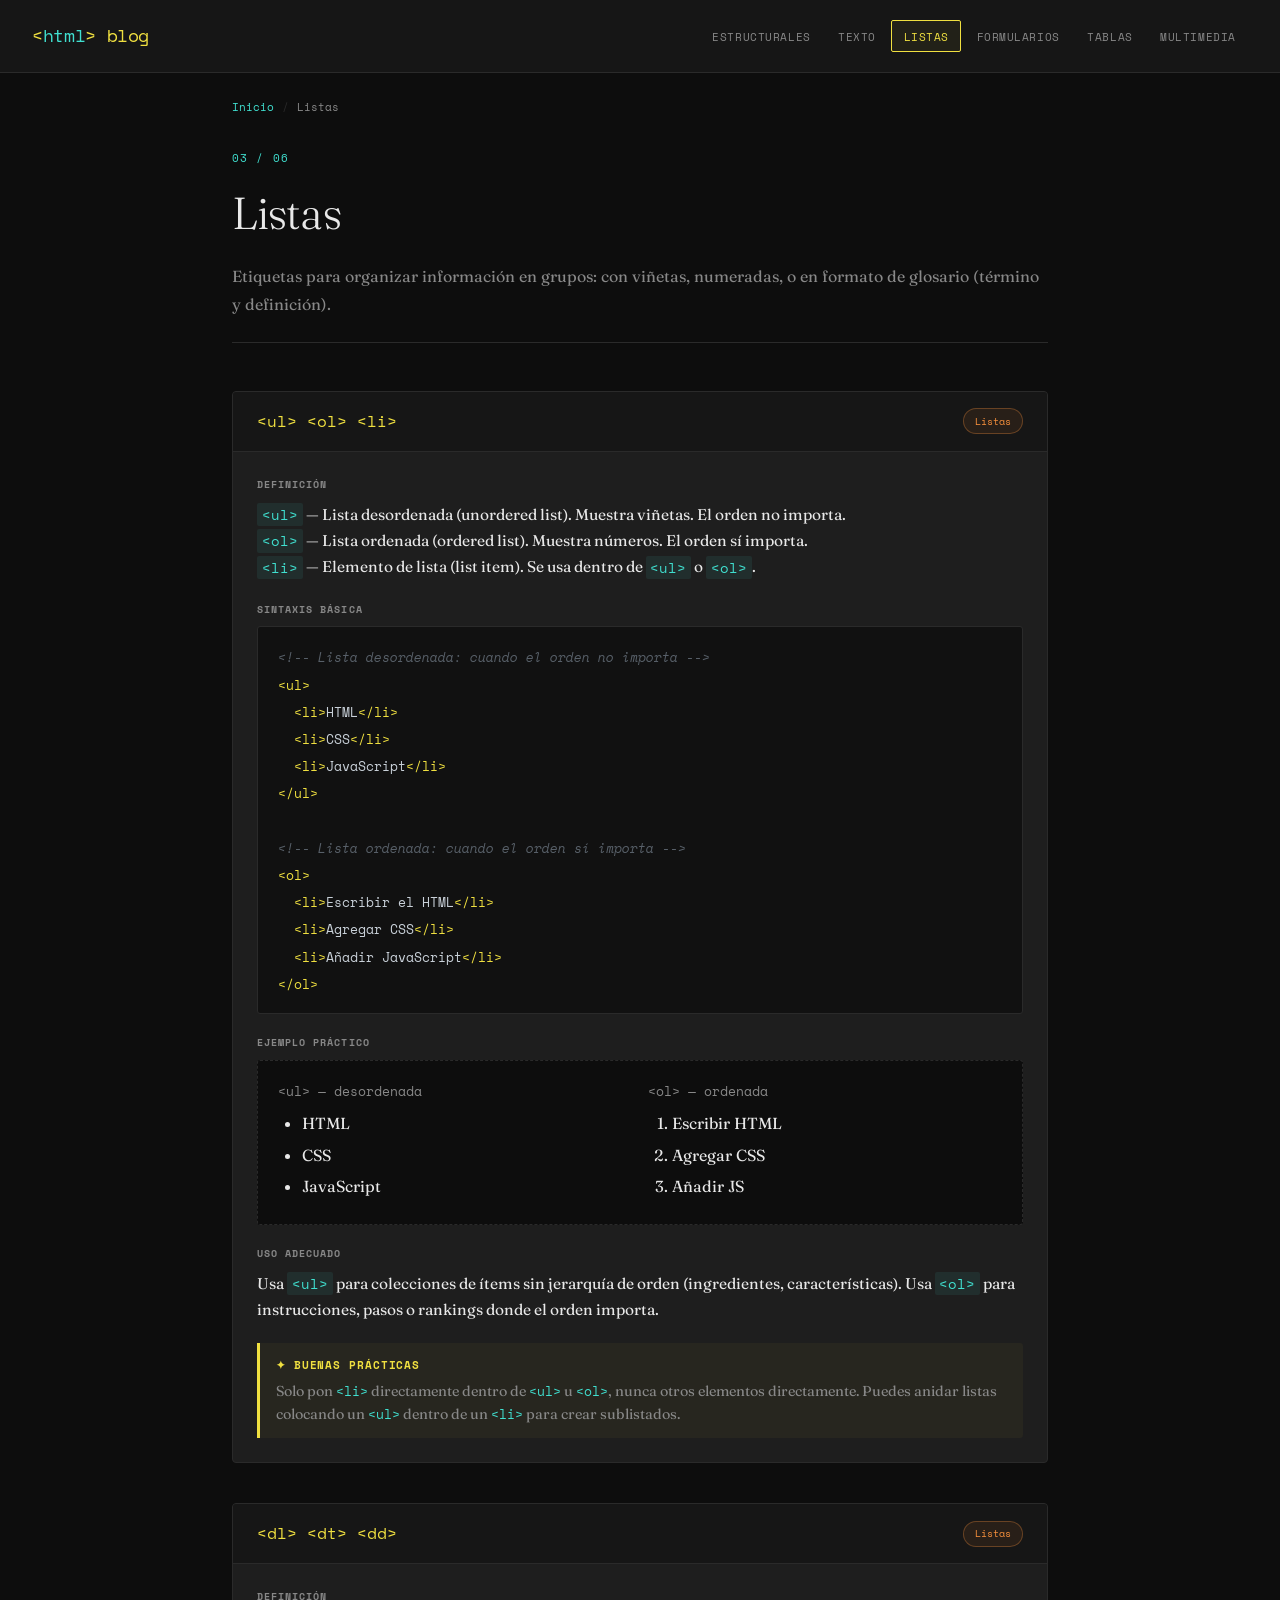
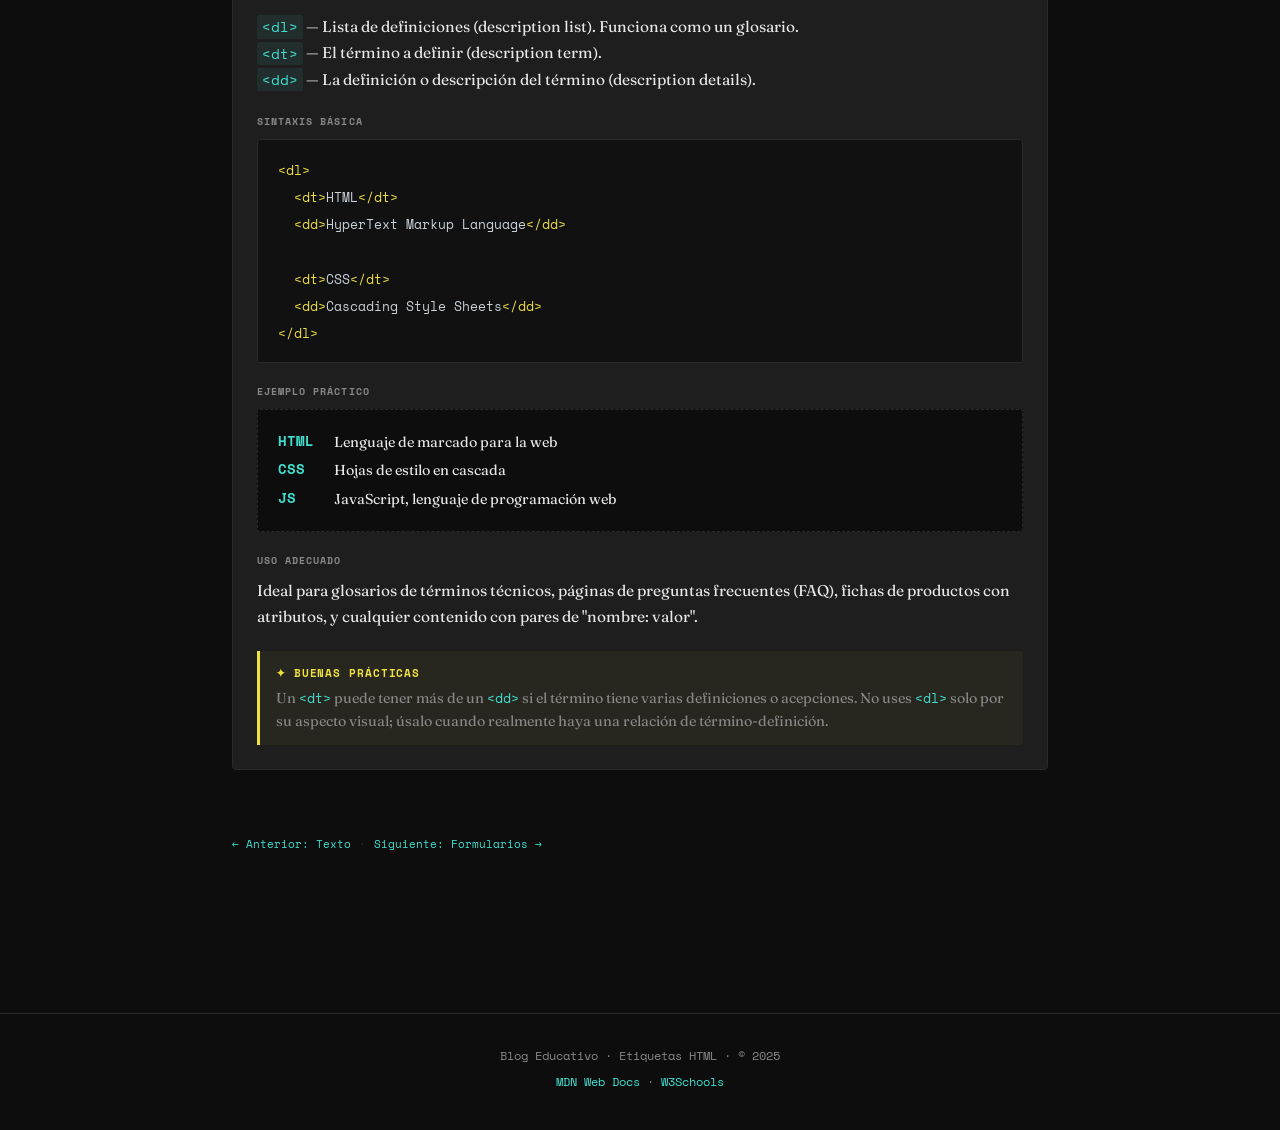
<file: Pantallas/listas.html>
<!DOCTYPE html>
<html lang="es">
<head>
  <meta charset="UTF-8" />
  <meta name="viewport" content="width=device-width, initial-scale=1.0"/>
  <title>Blog HTML — Listas</title>
  <link rel="stylesheet" href="/Estilos/style.css" />
</head>
<body>

<header class="cabecera-sitio">
  <a href="/index.html" class="logo-sitio">&lt;<span class="logo-sitio-acento">html</span>&gt; blog</a>
  <nav class="menu-sitio">
    <ul class="lista-menu">
      <li><a href="/Pantallas/estructurales.html" class="enlace-menu">Estructurales</a></li>
      <li><a href="/Pantallas/texto.html"         class="enlace-menu">Texto</a></li>
      <li><a href="/Pantallas/listas.html"        class="enlace-menu">Listas</a></li>
      <li><a href="/Pantallas/formularios.html"   class="enlace-menu">Formularios</a></li>
      <li><a href="/Pantallas/tablas.html"        class="enlace-menu">Tablas</a></li>
      <li><a href="/Pantallas/multimedia.html"    class="enlace-menu">Multimedia</a></li>
    </ul>
  </nav>
</header>

<main class="pagina-categoria">

  <nav class="ruta-navegacion">
    <a href="/index.html" class="enlace-ruta">Inicio</a>
    <span class="separador-ruta">/</span>
    <span class="pagina-actual-ruta">Listas</span>
  </nav>

  <div class="encabezado-pagina">
    <span class="numero-pagina">03 / 06</span>
    <h1 class="titulo-pagina">Listas</h1>
    <p class="subtitulo-pagina">
      Etiquetas para organizar información en grupos: con viñetas,
      numeradas, o en formato de glosario (término y definición).
    </p>
  </div>


  <!-- ════════════════════════
       ETIQUETAS: ul, ol, li
  ════════════════════════ -->
  <article class="bloque-etiqueta">
    <div class="cabecera-bloque">
      <span class="nombre-etiqueta-titulo">&lt;ul&gt; &lt;ol&gt; &lt;li&gt;</span>
      <span class="insignia-categoria insignia-lista">Listas</span>
    </div>
    <div class="interior-bloque">

      <div class="apartado">
        <span class="titulo-apartado">Definición</span>
        <p class="parrafo-apartado">
          <code>&lt;ul&gt;</code> — Lista desordenada (unordered list). Muestra viñetas. El orden no importa.<br>
          <code>&lt;ol&gt;</code> — Lista ordenada (ordered list). Muestra números. El orden sí importa.<br>
          <code>&lt;li&gt;</code> — Elemento de lista (list item). Se usa dentro de <code>&lt;ul&gt;</code> o <code>&lt;ol&gt;</code>.
        </p>
      </div>

      <div class="apartado">
        <span class="titulo-apartado">Sintaxis básica</span>
        <div class="bloque-codigo">
          <code>
            <span class="codigo-comentario">&lt;!-- Lista desordenada: cuando el orden no importa --&gt;</span><br>
            <span class="codigo-etiqueta">&lt;ul&gt;</span><br>
            &nbsp;&nbsp;<span class="codigo-etiqueta">&lt;li&gt;</span>HTML<span class="codigo-etiqueta">&lt;/li&gt;</span><br>
            &nbsp;&nbsp;<span class="codigo-etiqueta">&lt;li&gt;</span>CSS<span class="codigo-etiqueta">&lt;/li&gt;</span><br>
            &nbsp;&nbsp;<span class="codigo-etiqueta">&lt;li&gt;</span>JavaScript<span class="codigo-etiqueta">&lt;/li&gt;</span><br>
            <span class="codigo-etiqueta">&lt;/ul&gt;</span><br>
            <br>
            <span class="codigo-comentario">&lt;!-- Lista ordenada: cuando el orden sí importa --&gt;</span><br>
            <span class="codigo-etiqueta">&lt;ol&gt;</span><br>
            &nbsp;&nbsp;<span class="codigo-etiqueta">&lt;li&gt;</span>Escribir el HTML<span class="codigo-etiqueta">&lt;/li&gt;</span><br>
            &nbsp;&nbsp;<span class="codigo-etiqueta">&lt;li&gt;</span>Agregar CSS<span class="codigo-etiqueta">&lt;/li&gt;</span><br>
            &nbsp;&nbsp;<span class="codigo-etiqueta">&lt;li&gt;</span>Añadir JavaScript<span class="codigo-etiqueta">&lt;/li&gt;</span><br>
            <span class="codigo-etiqueta">&lt;/ol&gt;</span>
          </code>
        </div>
      </div>

      <div class="apartado">
        <span class="titulo-apartado">Ejemplo práctico</span>
        <div class="caja-demostracion">
          <div class="estilo-demo-dos-columnas">
            <div>
              <span class="estilo-etiqueta-tipo-lista">&lt;ul&gt; — desordenada</span>
              <ul class="estilo-lista-desordenada">
                <li class="estilo-item-lista">HTML</li>
                <li class="estilo-item-lista">CSS</li>
                <li class="estilo-item-lista">JavaScript</li>
              </ul>
            </div>
            <div>
              <span class="estilo-etiqueta-tipo-lista">&lt;ol&gt; — ordenada</span>
              <ol class="estilo-lista-ordenada">
                <li class="estilo-item-lista">Escribir HTML</li>
                <li class="estilo-item-lista">Agregar CSS</li>
                <li class="estilo-item-lista">Añadir JS</li>
              </ol>
            </div>
          </div>
        </div>
      </div>

      <div class="apartado">
        <span class="titulo-apartado">Uso adecuado</span>
        <p class="parrafo-apartado">
          Usa <code>&lt;ul&gt;</code> para colecciones de ítems sin jerarquía de orden (ingredientes, características).
          Usa <code>&lt;ol&gt;</code> para instrucciones, pasos o rankings donde el orden importa.
        </p>
      </div>

      <div class="caja-buenas-practicas">
        <span class="titulo-buenas-practicas">✦ Buenas prácticas</span>
        <p class="texto-buenas-practicas">
          Solo pon <code>&lt;li&gt;</code> directamente dentro de <code>&lt;ul&gt;</code> u <code>&lt;ol&gt;</code>, nunca
          otros elementos directamente. Puedes anidar listas colocando un <code>&lt;ul&gt;</code> dentro de un <code>&lt;li&gt;</code>
          para crear sublistados.
        </p>
      </div>

    </div>
  </article>


  <!-- ════════════════════════
       ETIQUETAS: dl, dt, dd
  ════════════════════════ -->
  <article class="bloque-etiqueta">
    <div class="cabecera-bloque">
      <span class="nombre-etiqueta-titulo">&lt;dl&gt; &lt;dt&gt; &lt;dd&gt;</span>
      <span class="insignia-categoria insignia-lista">Listas</span>
    </div>
    <div class="interior-bloque">

      <div class="apartado">
        <span class="titulo-apartado">Definición</span>
        <p class="parrafo-apartado">
          <code>&lt;dl&gt;</code> — Lista de definiciones (description list). Funciona como un glosario.<br>
          <code>&lt;dt&gt;</code> — El término a definir (description term).<br>
          <code>&lt;dd&gt;</code> — La definición o descripción del término (description details).
        </p>
      </div>

      <div class="apartado">
        <span class="titulo-apartado">Sintaxis básica</span>
        <div class="bloque-codigo">
          <code>
            <span class="codigo-etiqueta">&lt;dl&gt;</span><br>
            &nbsp;&nbsp;<span class="codigo-etiqueta">&lt;dt&gt;</span>HTML<span class="codigo-etiqueta">&lt;/dt&gt;</span><br>
            &nbsp;&nbsp;<span class="codigo-etiqueta">&lt;dd&gt;</span>HyperText Markup Language<span class="codigo-etiqueta">&lt;/dd&gt;</span><br>
            <br>
            &nbsp;&nbsp;<span class="codigo-etiqueta">&lt;dt&gt;</span>CSS<span class="codigo-etiqueta">&lt;/dt&gt;</span><br>
            &nbsp;&nbsp;<span class="codigo-etiqueta">&lt;dd&gt;</span>Cascading Style Sheets<span class="codigo-etiqueta">&lt;/dd&gt;</span><br>
            <span class="codigo-etiqueta">&lt;/dl&gt;</span>
          </code>
        </div>
      </div>

      <div class="apartado">
        <span class="titulo-apartado">Ejemplo práctico</span>
        <div class="caja-demostracion">
          <dl class="estilo-lista-definicion">
            <dt class="estilo-termino-definicion">HTML</dt>
            <dd class="estilo-descripcion-definicion">Lenguaje de marcado para la web</dd>
            <dt class="estilo-termino-definicion">CSS</dt>
            <dd class="estilo-descripcion-definicion">Hojas de estilo en cascada</dd>
            <dt class="estilo-termino-definicion">JS</dt>
            <dd class="estilo-descripcion-definicion">JavaScript, lenguaje de programación web</dd>
          </dl>
        </div>
      </div>

      <div class="apartado">
        <span class="titulo-apartado">Uso adecuado</span>
        <p class="parrafo-apartado">
          Ideal para glosarios de términos técnicos, páginas de preguntas frecuentes (FAQ),
          fichas de productos con atributos, y cualquier contenido con pares de "nombre: valor".
        </p>
      </div>

      <div class="caja-buenas-practicas">
        <span class="titulo-buenas-practicas">✦ Buenas prácticas</span>
        <p class="texto-buenas-practicas">
          Un <code>&lt;dt&gt;</code> puede tener más de un <code>&lt;dd&gt;</code> si el término tiene varias
          definiciones o acepciones. No uses <code>&lt;dl&gt;</code> solo por su aspecto visual; úsalo
          cuando realmente haya una relación de término-definición.
        </p>
      </div>

    </div>
  </article>

  <nav class="ruta-navegacion">
    <a href="/Pantallas/texto.html" class="enlace-ruta">← Anterior: Texto</a>
    <span class="separador-ruta">·</span>
    <a href="/Pantallas/formularios.html" class="enlace-ruta">Siguiente: Formularios →</a>
  </nav>

</main>

<footer class="pie-sitio">
  <p class="texto-pie">Blog Educativo · Etiquetas HTML · &copy; 2025</p>
  <p class="texto-pie">
    <a href="https://developer.mozilla.org/es/docs/Web/HTML" class="enlace-pie" target="_blank" rel="noopener">MDN Web Docs</a> ·
    <a href="https://www.w3schools.com/html/" class="enlace-pie" target="_blank" rel="noopener">W3Schools</a>
  </p>
</footer>

  <!-- Botón flotante para volver al inicio de la página -->
  <!-- JS lo muestra/oculta según el scroll con la clase "boton-arriba-visible" -->
  <button class="boton-arriba" id="boton-arriba" title="Volver arriba">↑</button>

  <!-- Cargamos el archivo JavaScript del blog -->
  <!-- defer = espera a que el HTML cargue antes de ejecutar el script -->
  <script src="/Funciones/funtion.js" defer></script>
</body>
</html>
</file>
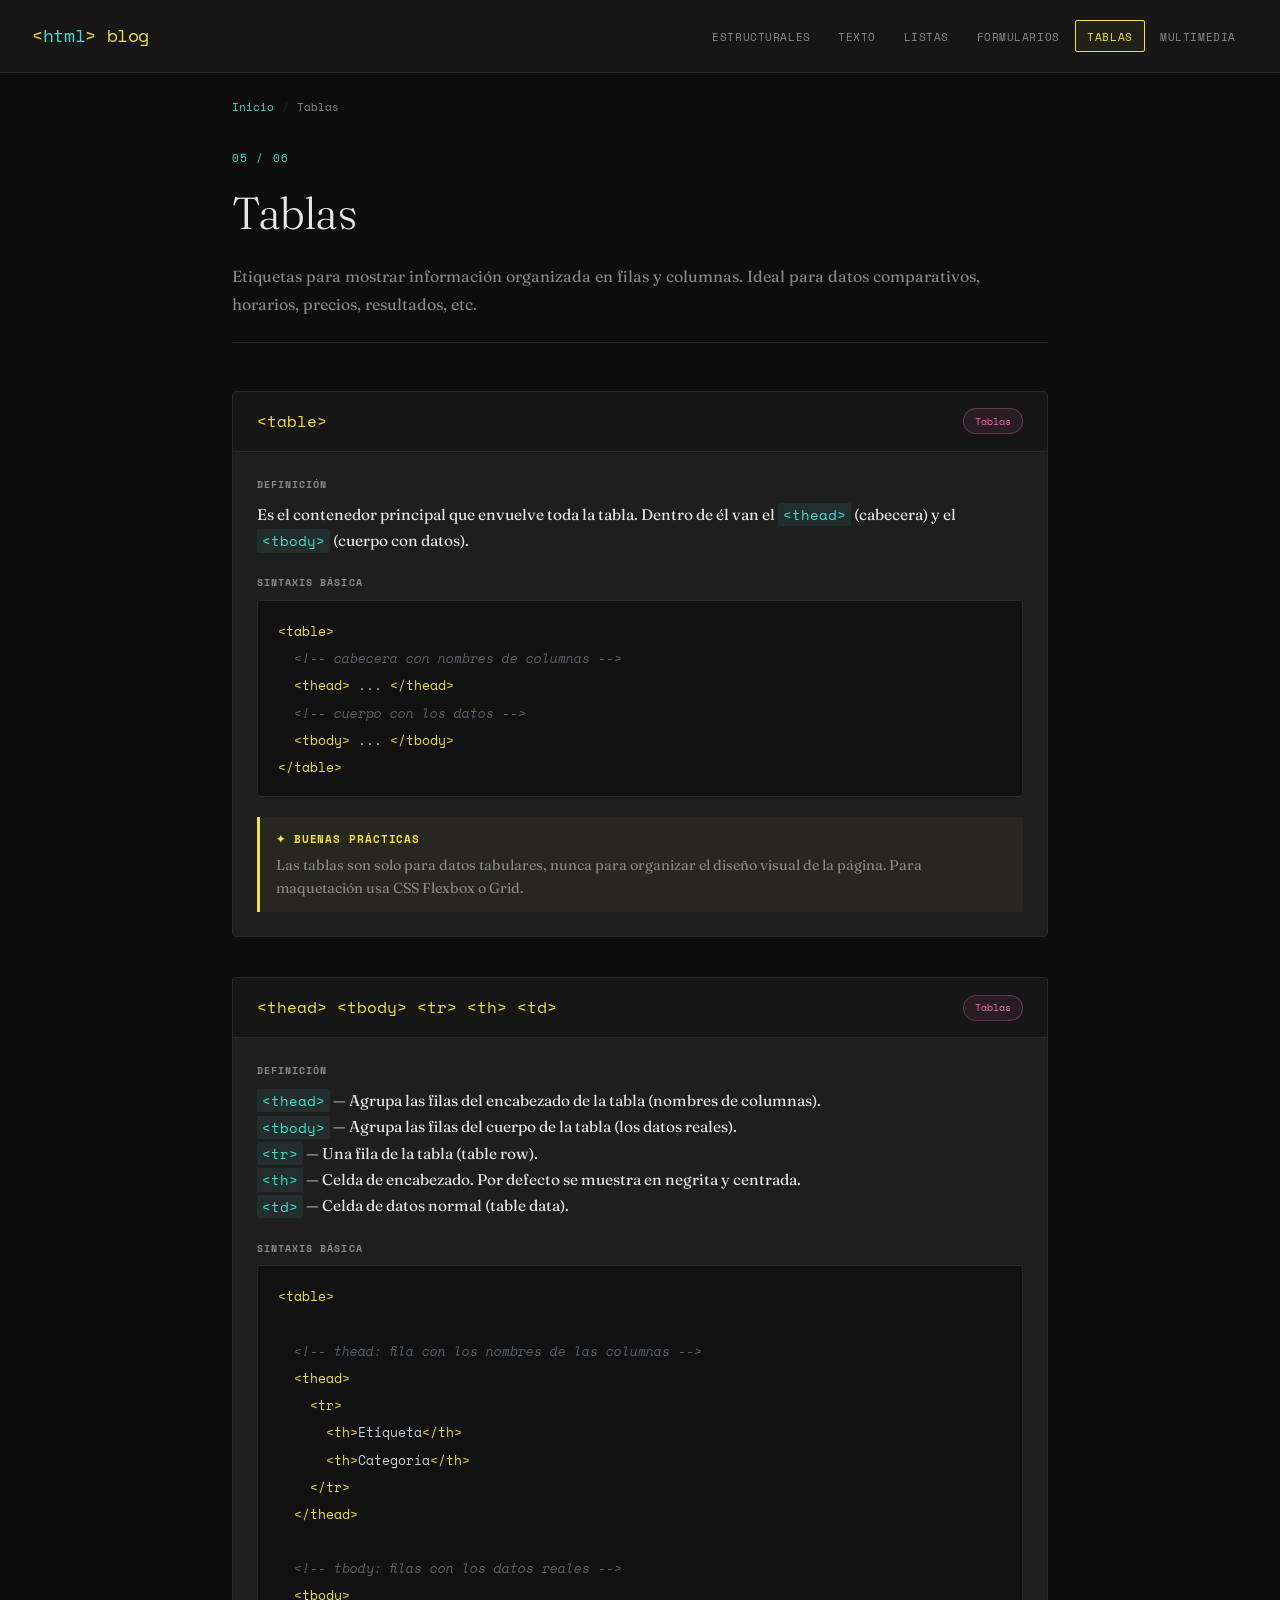
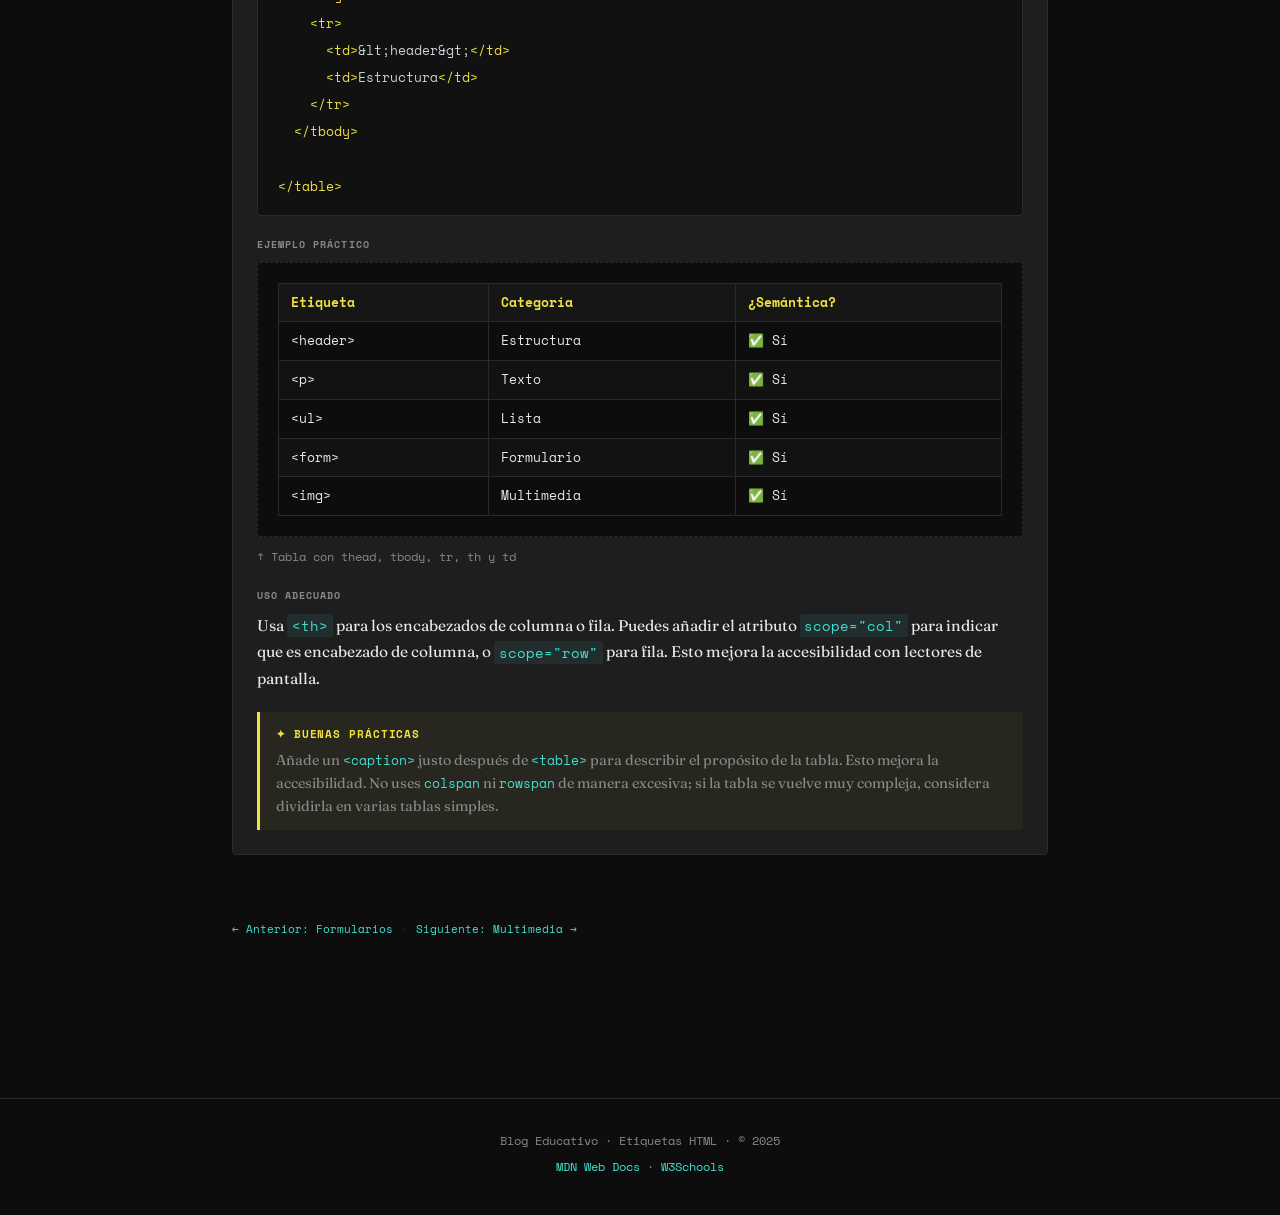
<file: Pantallas/tablas.html>
<!DOCTYPE html>
<html lang="es">
<head>
  <meta charset="UTF-8" />
  <meta name="viewport" content="width=device-width, initial-scale=1.0"/>
  <title>Blog HTML — Tablas</title>
  <link rel="stylesheet" href="/Estilos/style.css" />
</head>
<body>

<header class="cabecera-sitio">
  <a href="/index.html" class="logo-sitio">&lt;<span class="logo-sitio-acento">html</span>&gt; blog</a>
  <nav class="menu-sitio">
    <ul class="lista-menu">
      <li><a href="/Pantallas/estructurales.html" class="enlace-menu">Estructurales</a></li>
      <li><a href="/Pantallas/texto.html"         class="enlace-menu">Texto</a></li>
      <li><a href="/Pantallas/listas.html"        class="enlace-menu">Listas</a></li>
      <li><a href="/Pantallas/formularios.html"   class="enlace-menu">Formularios</a></li>
      <li><a href="/Pantallas/tablas.html"        class="enlace-menu">Tablas</a></li>
      <li><a href="/Pantallas/multimedia.html"    class="enlace-menu">Multimedia</a></li>
    </ul>
  </nav>
</header>

<main class="pagina-categoria">

  <nav class="ruta-navegacion">
    <a href="/index.html" class="enlace-ruta">Inicio</a>
    <span class="separador-ruta">/</span>
    <span class="pagina-actual-ruta">Tablas</span>
  </nav>

  <div class="encabezado-pagina">
    <span class="numero-pagina">05 / 06</span>
    <h1 class="titulo-pagina">Tablas</h1>
    <p class="subtitulo-pagina">
      Etiquetas para mostrar información organizada en filas y columnas.
      Ideal para datos comparativos, horarios, precios, resultados, etc.
    </p>
  </div>


  <!-- ════════════════════════
       ETIQUETA: <table>
  ════════════════════════ -->
  <article class="bloque-etiqueta">
    <div class="cabecera-bloque">
      <span class="nombre-etiqueta-titulo">&lt;table&gt;</span>
      <span class="insignia-categoria insignia-tabla">Tablas</span>
    </div>
    <div class="interior-bloque">

      <div class="apartado">
        <span class="titulo-apartado">Definición</span>
        <p class="parrafo-apartado">
          Es el contenedor principal que envuelve toda la tabla.
          Dentro de él van el <code>&lt;thead&gt;</code> (cabecera) y el <code>&lt;tbody&gt;</code> (cuerpo con datos).
        </p>
      </div>

      <div class="apartado">
        <span class="titulo-apartado">Sintaxis básica</span>
        <div class="bloque-codigo">
          <code>
            <span class="codigo-etiqueta">&lt;table&gt;</span><br>
            &nbsp;&nbsp;<span class="codigo-comentario">&lt;!-- cabecera con nombres de columnas --&gt;</span><br>
            &nbsp;&nbsp;<span class="codigo-etiqueta">&lt;thead&gt;</span> ... <span class="codigo-etiqueta">&lt;/thead&gt;</span><br>
            &nbsp;&nbsp;<span class="codigo-comentario">&lt;!-- cuerpo con los datos --&gt;</span><br>
            &nbsp;&nbsp;<span class="codigo-etiqueta">&lt;tbody&gt;</span> ... <span class="codigo-etiqueta">&lt;/tbody&gt;</span><br>
            <span class="codigo-etiqueta">&lt;/table&gt;</span>
          </code>
        </div>
      </div>

      <div class="caja-buenas-practicas">
        <span class="titulo-buenas-practicas">✦ Buenas prácticas</span>
        <p class="texto-buenas-practicas">
          Las tablas son solo para datos tabulares, nunca para organizar el diseño visual de la página.
          Para maquetación usa CSS Flexbox o Grid.
        </p>
      </div>

    </div>
  </article>


  <!-- ════════════════════════
       ETIQUETAS: thead, tbody, tr, th, td
  ════════════════════════ -->
  <article class="bloque-etiqueta">
    <div class="cabecera-bloque">
      <span class="nombre-etiqueta-titulo">&lt;thead&gt; &lt;tbody&gt; &lt;tr&gt; &lt;th&gt; &lt;td&gt;</span>
      <span class="insignia-categoria insignia-tabla">Tablas</span>
    </div>
    <div class="interior-bloque">

      <div class="apartado">
        <span class="titulo-apartado">Definición</span>
        <p class="parrafo-apartado">
          <code>&lt;thead&gt;</code> — Agrupa las filas del encabezado de la tabla (nombres de columnas).<br>
          <code>&lt;tbody&gt;</code> — Agrupa las filas del cuerpo de la tabla (los datos reales).<br>
          <code>&lt;tr&gt;</code> — Una fila de la tabla (table row).<br>
          <code>&lt;th&gt;</code> — Celda de encabezado. Por defecto se muestra en negrita y centrada.<br>
          <code>&lt;td&gt;</code> — Celda de datos normal (table data).
        </p>
      </div>

      <div class="apartado">
        <span class="titulo-apartado">Sintaxis básica</span>
        <div class="bloque-codigo">
          <code>
            <span class="codigo-etiqueta">&lt;table&gt;</span><br>
            <br>
            &nbsp;&nbsp;<span class="codigo-comentario">&lt;!-- thead: fila con los nombres de las columnas --&gt;</span><br>
            &nbsp;&nbsp;<span class="codigo-etiqueta">&lt;thead&gt;</span><br>
            &nbsp;&nbsp;&nbsp;&nbsp;<span class="codigo-etiqueta">&lt;tr&gt;</span><br>
            &nbsp;&nbsp;&nbsp;&nbsp;&nbsp;&nbsp;<span class="codigo-etiqueta">&lt;th&gt;</span>Etiqueta<span class="codigo-etiqueta">&lt;/th&gt;</span><br>
            &nbsp;&nbsp;&nbsp;&nbsp;&nbsp;&nbsp;<span class="codigo-etiqueta">&lt;th&gt;</span>Categoría<span class="codigo-etiqueta">&lt;/th&gt;</span><br>
            &nbsp;&nbsp;&nbsp;&nbsp;<span class="codigo-etiqueta">&lt;/tr&gt;</span><br>
            &nbsp;&nbsp;<span class="codigo-etiqueta">&lt;/thead&gt;</span><br>
            <br>
            &nbsp;&nbsp;<span class="codigo-comentario">&lt;!-- tbody: filas con los datos reales --&gt;</span><br>
            &nbsp;&nbsp;<span class="codigo-etiqueta">&lt;tbody&gt;</span><br>
            &nbsp;&nbsp;&nbsp;&nbsp;<span class="codigo-etiqueta">&lt;tr&gt;</span><br>
            &nbsp;&nbsp;&nbsp;&nbsp;&nbsp;&nbsp;<span class="codigo-etiqueta">&lt;td&gt;</span>&amp;lt;header&amp;gt;<span class="codigo-etiqueta">&lt;/td&gt;</span><br>
            &nbsp;&nbsp;&nbsp;&nbsp;&nbsp;&nbsp;<span class="codigo-etiqueta">&lt;td&gt;</span>Estructura<span class="codigo-etiqueta">&lt;/td&gt;</span><br>
            &nbsp;&nbsp;&nbsp;&nbsp;<span class="codigo-etiqueta">&lt;/tr&gt;</span><br>
            &nbsp;&nbsp;<span class="codigo-etiqueta">&lt;/tbody&gt;</span><br>
            <br>
            <span class="codigo-etiqueta">&lt;/table&gt;</span>
          </code>
        </div>
      </div>

      <div class="apartado">
        <span class="titulo-apartado">Ejemplo práctico</span>
        <div class="caja-demostracion">
          <table class="estilo-tabla-demo">
            <thead>
              <tr>
                <th class="estilo-celda-encabezado-tabla">Etiqueta</th>
                <th class="estilo-celda-encabezado-tabla">Categoría</th>
                <th class="estilo-celda-encabezado-tabla">¿Semántica?</th>
              </tr>
            </thead>
            <tbody>
              <tr>
                <td class="estilo-celda-dato-tabla">&lt;header&gt;</td>
                <td class="estilo-celda-dato-tabla">Estructura</td>
                <td class="estilo-celda-dato-tabla">✅ Sí</td>
              </tr>
              <tr class="estilo-fila-par-tabla">
                <td class="estilo-celda-dato-tabla">&lt;p&gt;</td>
                <td class="estilo-celda-dato-tabla">Texto</td>
                <td class="estilo-celda-dato-tabla">✅ Sí</td>
              </tr>
              <tr>
                <td class="estilo-celda-dato-tabla">&lt;ul&gt;</td>
                <td class="estilo-celda-dato-tabla">Lista</td>
                <td class="estilo-celda-dato-tabla">✅ Sí</td>
              </tr>
              <tr class="estilo-fila-par-tabla">
                <td class="estilo-celda-dato-tabla">&lt;form&gt;</td>
                <td class="estilo-celda-dato-tabla">Formulario</td>
                <td class="estilo-celda-dato-tabla">✅ Sí</td>
              </tr>
              <tr>
                <td class="estilo-celda-dato-tabla">&lt;img&gt;</td>
                <td class="estilo-celda-dato-tabla">Multimedia</td>
                <td class="estilo-celda-dato-tabla">✅ Sí</td>
              </tr>
            </tbody>
          </table>
        </div>
        <span class="nota-demostracion">↑ Tabla con thead, tbody, tr, th y td</span>
      </div>

      <div class="apartado">
        <span class="titulo-apartado">Uso adecuado</span>
        <p class="parrafo-apartado">
          Usa <code>&lt;th&gt;</code> para los encabezados de columna o fila. Puedes añadir el atributo
          <code>scope="col"</code> para indicar que es encabezado de columna, o <code>scope="row"</code> para fila.
          Esto mejora la accesibilidad con lectores de pantalla.
        </p>
      </div>

      <div class="caja-buenas-practicas">
        <span class="titulo-buenas-practicas">✦ Buenas prácticas</span>
        <p class="texto-buenas-practicas">
          Añade un <code>&lt;caption&gt;</code> justo después de <code>&lt;table&gt;</code> para describir el propósito de la tabla.
          Esto mejora la accesibilidad. No uses <code>colspan</code> ni <code>rowspan</code> de manera excesiva;
          si la tabla se vuelve muy compleja, considera dividirla en varias tablas simples.
        </p>
      </div>

    </div>
  </article>

  <nav class="ruta-navegacion">
    <a href="/Pantallas/formularios.html" class="enlace-ruta">← Anterior: Formularios</a>
    <span class="separador-ruta">·</span>
    <a href="/Pantallas/multimedia.html" class="enlace-ruta">Siguiente: Multimedia →</a>
  </nav>

</main>

<footer class="pie-sitio">
  <p class="texto-pie">Blog Educativo · Etiquetas HTML · &copy; 2025</p>
  <p class="texto-pie">
    <a href="https://developer.mozilla.org/es/docs/Web/HTML" class="enlace-pie" target="_blank" rel="noopener">MDN Web Docs</a> ·
    <a href="https://www.w3schools.com/html/" class="enlace-pie" target="_blank" rel="noopener">W3Schools</a>
  </p>
</footer>

  <!-- Botón flotante para volver al inicio de la página -->
  <!-- JS lo muestra/oculta según el scroll con la clase "boton-arriba-visible" -->
  <button class="boton-arriba" id="boton-arriba" title="Volver arriba">↑</button>

  <!-- Cargamos el archivo JavaScript del blog -->
  <!-- defer = espera a que el HTML cargue antes de ejecutar el script -->
  <script src="/Funciones/funtion.js" defer></script>
</body>
</html>
</file>
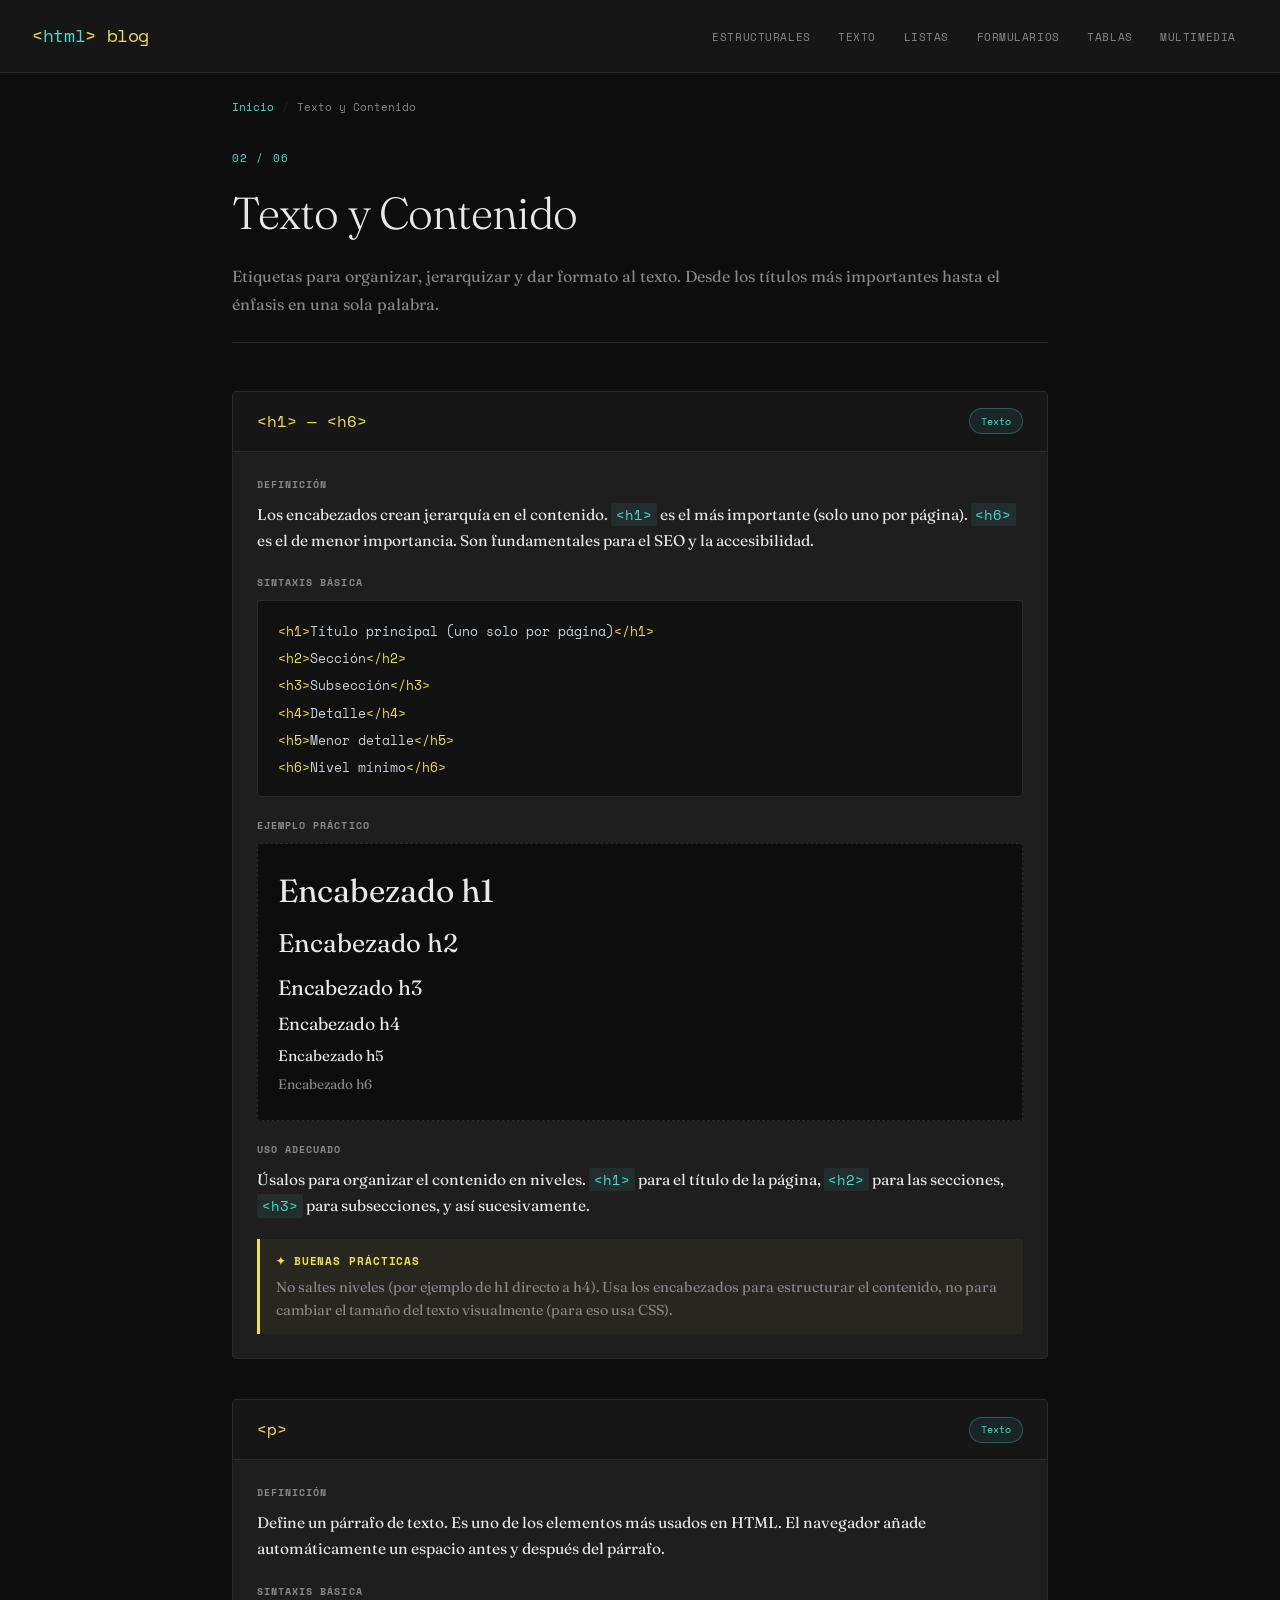
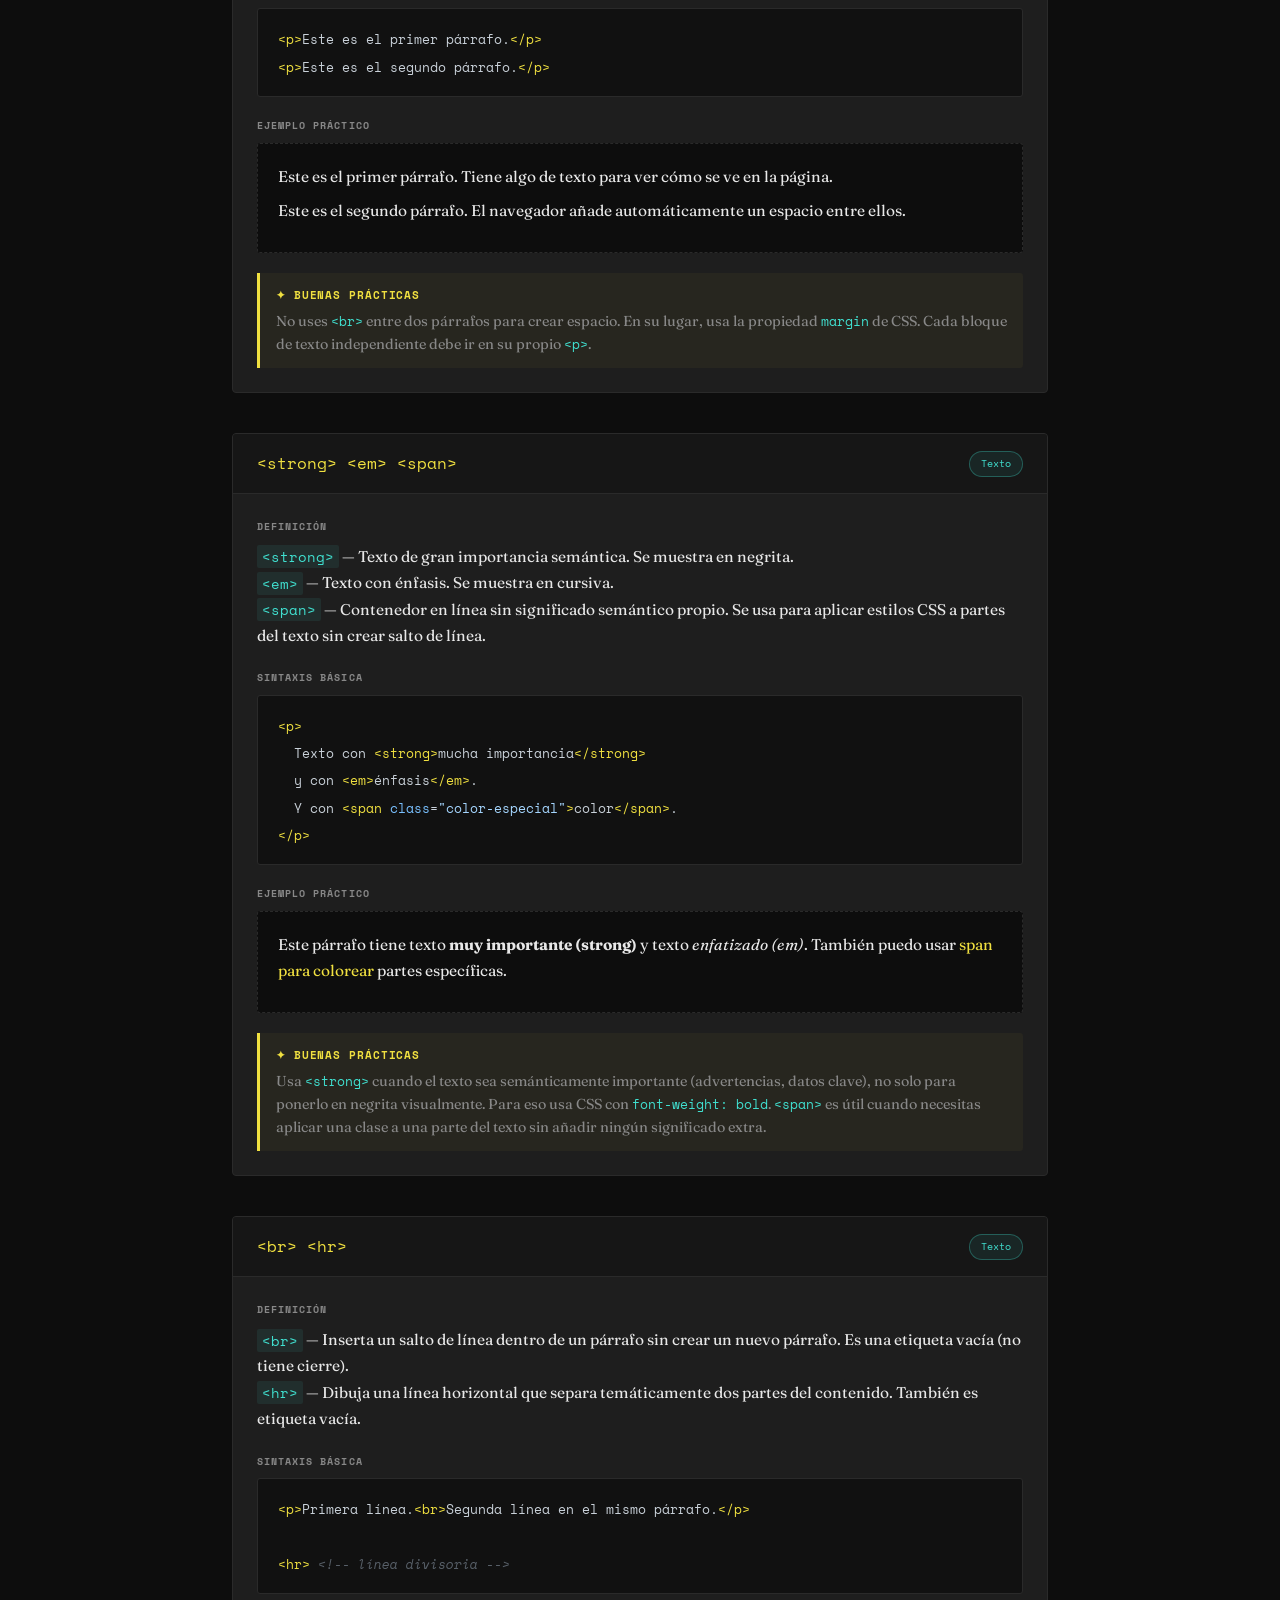
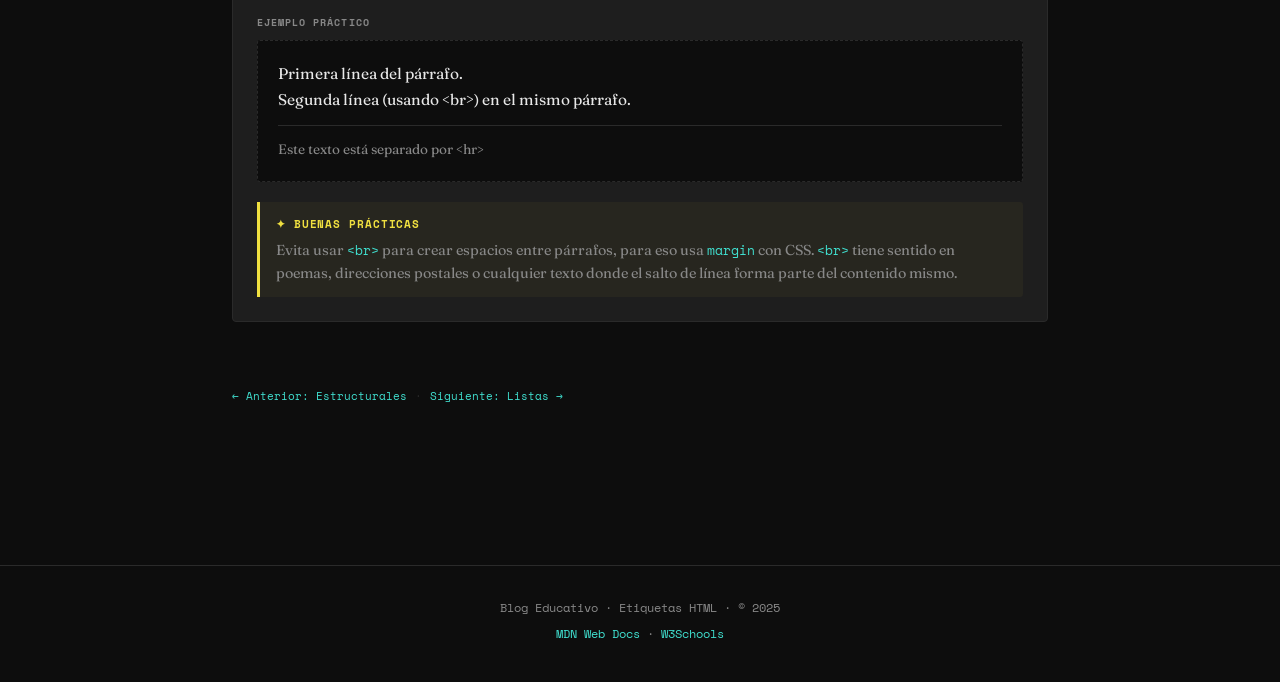
<file: Pantallas/Texto.html>
<!DOCTYPE html>
<html lang="es">
<head>
  <meta charset="UTF-8" />
  <meta name="viewport" content="width=device-width, initial-scale=1.0"/>
  <title>Blog HTML — Texto y Contenido</title>
  <link rel="stylesheet" href="/Estilos/style.css" />
</head>
<body>

<header class="cabecera-sitio">
  <a href="/index.html" class="logo-sitio">&lt;<span class="logo-sitio-acento">html</span>&gt; blog</a>
  <nav class="menu-sitio">
    <ul class="lista-menu">
      <li><a href="/Pantallas/estructurales.html" class="enlace-menu">Estructurales</a></li>
      <li><a href="/Pantallas/texto.html"         class="enlace-menu">Texto</a></li>
      <li><a href="/Pantallas/listas.html"        class="enlace-menu">Listas</a></li>
      <li><a href="/Pantallas/formularios.html"   class="enlace-menu">Formularios</a></li>
      <li><a href="/Pantallas/tablas.html"        class="enlace-menu">Tablas</a></li>
      <li><a href="/Pantallas/multimedia.html"    class="enlace-menu">Multimedia</a></li>
    </ul>
  </nav>
</header>

<main class="pagina-categoria">

  <nav class="ruta-navegacion">
    <a href="/index.html" class="enlace-ruta">Inicio</a>
    <span class="separador-ruta">/</span>
    <span class="pagina-actual-ruta">Texto y Contenido</span>
  </nav>

  <div class="encabezado-pagina">
    <span class="numero-pagina">02 / 06</span>
    <h1 class="titulo-pagina">Texto y Contenido</h1>
    <p class="subtitulo-pagina">
      Etiquetas para organizar, jerarquizar y dar formato al texto. Desde los
      títulos más importantes hasta el énfasis en una sola palabra.
    </p>
  </div>


  <!-- ════════════════════════
       ETIQUETAS: h1 a h6
  ════════════════════════ -->
  <article class="bloque-etiqueta">
    <div class="cabecera-bloque">
      <span class="nombre-etiqueta-titulo">&lt;h1&gt; — &lt;h6&gt;</span>
      <span class="insignia-categoria insignia-texto">Texto</span>
    </div>
    <div class="interior-bloque">

      <div class="apartado">
        <span class="titulo-apartado">Definición</span>
        <p class="parrafo-apartado">
          Los encabezados crean jerarquía en el contenido. <code>&lt;h1&gt;</code> es el más importante
          (solo uno por página). <code>&lt;h6&gt;</code> es el de menor importancia.
          Son fundamentales para el SEO y la accesibilidad.
        </p>
      </div>

      <div class="apartado">
        <span class="titulo-apartado">Sintaxis básica</span>
        <div class="bloque-codigo">
          <code>
            <span class="codigo-etiqueta">&lt;h1&gt;</span>Título principal (uno solo por página)<span class="codigo-etiqueta">&lt;/h1&gt;</span><br>
            <span class="codigo-etiqueta">&lt;h2&gt;</span>Sección<span class="codigo-etiqueta">&lt;/h2&gt;</span><br>
            <span class="codigo-etiqueta">&lt;h3&gt;</span>Subsección<span class="codigo-etiqueta">&lt;/h3&gt;</span><br>
            <span class="codigo-etiqueta">&lt;h4&gt;</span>Detalle<span class="codigo-etiqueta">&lt;/h4&gt;</span><br>
            <span class="codigo-etiqueta">&lt;h5&gt;</span>Menor detalle<span class="codigo-etiqueta">&lt;/h5&gt;</span><br>
            <span class="codigo-etiqueta">&lt;h6&gt;</span>Nivel mínimo<span class="codigo-etiqueta">&lt;/h6&gt;</span>
          </code>
        </div>
      </div>

      <div class="apartado">
        <span class="titulo-apartado">Ejemplo práctico</span>
        <div class="caja-demostracion">
          <p class="estilo-encabezado-h1">Encabezado h1</p>
          <p class="estilo-encabezado-h2">Encabezado h2</p>
          <p class="estilo-encabezado-h3">Encabezado h3</p>
          <p class="estilo-encabezado-h4">Encabezado h4</p>
          <p class="estilo-encabezado-h5">Encabezado h5</p>
          <p class="estilo-encabezado-h6">Encabezado h6</p>
        </div>
      </div>

      <div class="apartado">
        <span class="titulo-apartado">Uso adecuado</span>
        <p class="parrafo-apartado">
          Úsalos para organizar el contenido en niveles. <code>&lt;h1&gt;</code> para el título de la página,
          <code>&lt;h2&gt;</code> para las secciones, <code>&lt;h3&gt;</code> para subsecciones, y así sucesivamente.
        </p>
      </div>

      <div class="caja-buenas-practicas">
        <span class="titulo-buenas-practicas">✦ Buenas prácticas</span>
        <p class="texto-buenas-practicas">
          No saltes niveles (por ejemplo de h1 directo a h4). Usa los encabezados para estructurar
          el contenido, no para cambiar el tamaño del texto visualmente (para eso usa CSS).
        </p>
      </div>

    </div>
  </article>


  <!-- ════════════════════════
       ETIQUETA: <p>
  ════════════════════════ -->
  <article class="bloque-etiqueta">
    <div class="cabecera-bloque">
      <span class="nombre-etiqueta-titulo">&lt;p&gt;</span>
      <span class="insignia-categoria insignia-texto">Texto</span>
    </div>
    <div class="interior-bloque">

      <div class="apartado">
        <span class="titulo-apartado">Definición</span>
        <p class="parrafo-apartado">
          Define un párrafo de texto. Es uno de los elementos más usados en HTML.
          El navegador añade automáticamente un espacio antes y después del párrafo.
        </p>
      </div>

      <div class="apartado">
        <span class="titulo-apartado">Sintaxis básica</span>
        <div class="bloque-codigo">
          <code>
            <span class="codigo-etiqueta">&lt;p&gt;</span>Este es el primer párrafo.<span class="codigo-etiqueta">&lt;/p&gt;</span><br>
            <span class="codigo-etiqueta">&lt;p&gt;</span>Este es el segundo párrafo.<span class="codigo-etiqueta">&lt;/p&gt;</span>
          </code>
        </div>
      </div>

      <div class="apartado">
        <span class="titulo-apartado">Ejemplo práctico</span>
        <div class="caja-demostracion">
          <p class="estilo-parrafo-demo">
            Este es el primer párrafo. Tiene algo de texto para ver cómo se ve en la página.
          </p>
          <p class="estilo-parrafo-demo">
            Este es el segundo párrafo. El navegador añade automáticamente un espacio entre ellos.
          </p>
        </div>
      </div>

      <div class="caja-buenas-practicas">
        <span class="titulo-buenas-practicas">✦ Buenas prácticas</span>
        <p class="texto-buenas-practicas">
          No uses <code>&lt;br&gt;</code> entre dos párrafos para crear espacio. En su lugar, usa
          la propiedad <code>margin</code> de CSS. Cada bloque de texto independiente debe ir en su propio <code>&lt;p&gt;</code>.
        </p>
      </div>

    </div>
  </article>


  <!-- ════════════════════════
       ETIQUETAS: strong, em, span
  ════════════════════════ -->
  <article class="bloque-etiqueta">
    <div class="cabecera-bloque">
      <span class="nombre-etiqueta-titulo">&lt;strong&gt; &lt;em&gt; &lt;span&gt;</span>
      <span class="insignia-categoria insignia-texto">Texto</span>
    </div>
    <div class="interior-bloque">

      <div class="apartado">
        <span class="titulo-apartado">Definición</span>
        <p class="parrafo-apartado">
          <code>&lt;strong&gt;</code> — Texto de gran importancia semántica. Se muestra en negrita.<br>
          <code>&lt;em&gt;</code> — Texto con énfasis. Se muestra en cursiva.<br>
          <code>&lt;span&gt;</code> — Contenedor en línea sin significado semántico propio.
          Se usa para aplicar estilos CSS a partes del texto sin crear salto de línea.
        </p>
      </div>

      <div class="apartado">
        <span class="titulo-apartado">Sintaxis básica</span>
        <div class="bloque-codigo">
          <code>
            <span class="codigo-etiqueta">&lt;p&gt;</span><br>
            &nbsp;&nbsp;Texto con <span class="codigo-etiqueta">&lt;strong&gt;</span>mucha importancia<span class="codigo-etiqueta">&lt;/strong&gt;</span><br>
            &nbsp;&nbsp;y con <span class="codigo-etiqueta">&lt;em&gt;</span>énfasis<span class="codigo-etiqueta">&lt;/em&gt;</span>.<br>
            &nbsp;&nbsp;Y con <span class="codigo-etiqueta">&lt;span</span> <span class="codigo-atributo">class</span>=<span class="codigo-valor">"color-especial"</span><span class="codigo-etiqueta">&gt;</span>color<span class="codigo-etiqueta">&lt;/span&gt;</span>.<br>
            <span class="codigo-etiqueta">&lt;/p&gt;</span>
          </code>
        </div>
      </div>

      <div class="apartado">
        <span class="titulo-apartado">Ejemplo práctico</span>
        <div class="caja-demostracion">
          <p class="estilo-parrafo-demo">
            Este párrafo tiene texto <strong>muy importante (strong)</strong>
            y texto <em>enfatizado (em)</em>.
            También puedo usar <span class="estilo-span-color-demo">span para colorear</span> partes específicas.
          </p>
        </div>
      </div>

      <div class="caja-buenas-practicas">
        <span class="titulo-buenas-practicas">✦ Buenas prácticas</span>
        <p class="texto-buenas-practicas">
          Usa <code>&lt;strong&gt;</code> cuando el texto sea semánticamente importante (advertencias, datos clave),
          no solo para ponerlo en negrita visualmente. Para eso usa CSS con <code>font-weight: bold</code>.
          <code>&lt;span&gt;</code> es útil cuando necesitas aplicar una clase a una parte del texto sin añadir
          ningún significado extra.
        </p>
      </div>

    </div>
  </article>


  <!-- ════════════════════════
       ETIQUETAS: br y hr
  ════════════════════════ -->
  <article class="bloque-etiqueta">
    <div class="cabecera-bloque">
      <span class="nombre-etiqueta-titulo">&lt;br&gt; &lt;hr&gt;</span>
      <span class="insignia-categoria insignia-texto">Texto</span>
    </div>
    <div class="interior-bloque">

      <div class="apartado">
        <span class="titulo-apartado">Definición</span>
        <p class="parrafo-apartado">
          <code>&lt;br&gt;</code> — Inserta un salto de línea dentro de un párrafo sin crear un nuevo párrafo.
          Es una etiqueta vacía (no tiene cierre).<br>
          <code>&lt;hr&gt;</code> — Dibuja una línea horizontal que separa temáticamente dos partes del contenido.
          También es etiqueta vacía.
        </p>
      </div>

      <div class="apartado">
        <span class="titulo-apartado">Sintaxis básica</span>
        <div class="bloque-codigo">
          <code>
            <span class="codigo-etiqueta">&lt;p&gt;</span>Primera línea.<span class="codigo-etiqueta">&lt;br&gt;</span>Segunda línea en el mismo párrafo.<span class="codigo-etiqueta">&lt;/p&gt;</span><br>
            <br>
            <span class="codigo-etiqueta">&lt;hr&gt;</span> <span class="codigo-comentario">&lt;!-- línea divisoria --&gt;</span>
          </code>
        </div>
      </div>

      <div class="apartado">
        <span class="titulo-apartado">Ejemplo práctico</span>
        <div class="caja-demostracion">
          <p class="estilo-parrafo-demo">
            Primera línea del párrafo.<br>
            Segunda línea (usando &lt;br&gt;) en el mismo párrafo.
          </p>
          <hr class="estilo-hr-demo">
          <p class="estilo-texto-gris-demo">Este texto está separado por &lt;hr&gt;</p>
        </div>
      </div>

      <div class="caja-buenas-practicas">
        <span class="titulo-buenas-practicas">✦ Buenas prácticas</span>
        <p class="texto-buenas-practicas">
          Evita usar <code>&lt;br&gt;</code> para crear espacios entre párrafos, para eso usa <code>margin</code> con CSS.
          <code>&lt;br&gt;</code> tiene sentido en poemas, direcciones postales o cualquier texto donde el
          salto de línea forma parte del contenido mismo.
        </p>
      </div>

    </div>
  </article>

  <nav class="ruta-navegacion">
    <a href="/Pantallas/estructurales.html" class="enlace-ruta">← Anterior: Estructurales</a>
    <span class="separador-ruta">·</span>
    <a href="/Pantallas/listas.html" class="enlace-ruta">Siguiente: Listas →</a>
  </nav>

</main>

<footer class="pie-sitio">
  <p class="texto-pie">Blog Educativo · Etiquetas HTML · &copy; 2025</p>
  <p class="texto-pie">
    <a href="https://developer.mozilla.org/es/docs/Web/HTML" class="enlace-pie" target="_blank" rel="noopener">MDN Web Docs</a> ·
    <a href="https://www.w3schools.com/html/" class="enlace-pie" target="_blank" rel="noopener">W3Schools</a>
  </p>
</footer>

  <!-- Botón flotante para volver al inicio de la página -->
  <!-- JS lo muestra/oculta según el scroll con la clase "boton-arriba-visible" -->
  <button class="boton-arriba" id="boton-arriba" title="Volver arriba">↑</button>

  <!-- Cargamos el archivo JavaScript del blog -->
  <!-- defer = espera a que el HTML cargue antes de ejecutar el script -->
  <script src="/Funciones/funtion.js" defer></script>
</body>
</html>
</file>
<file: Estilos/style.css>
/* =============================================================
   ESTILOS COMPARTIDOS — Blog Educativo de Etiquetas HTML
   Este archivo lo usan TODAS las páginas del blog.
   Si quieres cambiar un color o fuente, solo lo cambias aquí.
============================================================= */

/* ── IMPORTAR FUENTES DE GOOGLE ── */
@import url('https://fonts.googleapis.com/css2?family=Space+Mono:wght@400;700&family=Fraunces:ital,wght@0,300;0,700;1,300&display=swap');


/* ─────────────────────────────────────────────────────────────
   VARIABLES DE COLOR
───────────────────────────────────────────────────────────── */
:root {
  --color-fondo:       #0d0d0d;
  --color-superficie:  #161616;
  --color-tarjeta:     #1e1e1e;
  --color-borde:       #2a2a2a;
  --color-amarillo:    #f0e040;
  --color-verde-agua:  #40e0d0;
  --color-rojo:        #ff6b6b;
  --color-texto:       #e8e8e8;
  --color-gris:        #888888;
  --color-codigo:      #111111;
  --color-morado:      #a78bfa;
  --color-naranja:     #fb923c;
  --color-verde:       #34d399;
  --color-rosa:        #f472b6;
}


/* ─────────────────────────────────────────────────────────────
   ESTILOS BASE
───────────────────────────────────────────────────────────── */

*, *::before, *::after {
  box-sizing: border-box;
  margin: 0;
  padding: 0;
}

html {
  scroll-behavior: smooth;
}

body {
  background-color: var(--color-fondo);
  color: var(--color-texto);
  font-family: 'Fraunces', serif;
  line-height: 1.7;
}

/* Barra de scroll personalizada */
::-webkit-scrollbar       { width: 6px; height: 6px; }
::-webkit-scrollbar-track { background-color: var(--color-fondo); }
::-webkit-scrollbar-thumb { background-color: var(--color-borde); border-radius: 3px; }
::-webkit-scrollbar-thumb:hover { background-color: var(--color-gris); }


/* ─────────────────────────────────────────────────────────────
   CABECERA DEL SITIO
───────────────────────────────────────────────────────────── */

.cabecera-sitio {
  background-color: var(--color-superficie);
  border-bottom: 1px solid var(--color-borde);
  padding: 1.25rem 2rem;
  position: sticky;
  top: 0;
  z-index: 100;
  display: flex;
  align-items: center;
  justify-content: space-between;
  flex-wrap: wrap;
  gap: 1rem;
}

.logo-sitio {
  font-family: 'Space Mono', monospace;
  font-size: 1.1rem;
  color: var(--color-amarillo);
  text-decoration: none;
  letter-spacing: -0.02em;
}

.logo-sitio-acento {
  color: var(--color-verde-agua);
}

.menu-sitio {
  display: flex;
  align-items: center;
}

/* Lista sin viñetas del menú */
.lista-menu {
  display: flex;
  list-style: none;
  gap: 0.2rem;
  flex-wrap: wrap;
}

.enlace-menu {
  font-family: 'Space Mono', monospace;
  font-size: 0.7rem;
  text-decoration: none;
  color: var(--color-gris);
  padding: 0.35rem 0.7rem;
  border: 1px solid transparent;
  border-radius: 2px;
  transition: all 0.2s;
  text-transform: uppercase;
  letter-spacing: 0.05em;
  display: block;
}

.enlace-menu:hover {
  color: var(--color-amarillo);
  border-color: var(--color-amarillo);
  background-color: rgba(240, 224, 64, 0.05);
}

/* El enlace de la página activa se ve amarillo */
.enlace-menu-activo {
  color: var(--color-amarillo);
  border-color: var(--color-amarillo);
  background-color: rgba(240, 224, 64, 0.05);
}


/* ─────────────────────────────────────────────────────────────
   PIE DE PÁGINA
───────────────────────────────────────────────────────────── */

.pie-sitio {
  border-top: 1px solid var(--color-borde);
  padding: 2rem;
  text-align: center;
  margin-top: 4rem;
}

.texto-pie {
  font-family: 'Space Mono', monospace;
  font-size: 0.72rem;
  color: var(--color-gris);
  margin-bottom: 0.4rem;
}

.enlace-pie {
  color: var(--color-verde-agua);
  text-decoration: none;
}

.enlace-pie:hover {
  text-decoration: underline;
}


/* ─────────────────────────────────────────────────────────────
   PÁGINA DE INICIO (index.html)
───────────────────────────────────────────────────────────── */

.seccion-inicio {
  max-width: 900px;
  margin: 0 auto;
  padding: 5rem 2rem 3rem;
}

.etiqueta-bienvenida {
  font-family: 'Space Mono', monospace;
  font-size: 0.75rem;
  color: var(--color-verde-agua);
  letter-spacing: 0.15em;
  text-transform: uppercase;
  margin-bottom: 1rem;
  display: block;
}

.titulo-inicio {
  font-size: clamp(2.5rem, 6vw, 4.5rem);
  font-weight: 300;
  line-height: 1.1;
  letter-spacing: -0.03em;
  margin-bottom: 1.25rem;
}

.titulo-inicio-cursiva {
  font-style: italic;
  color: var(--color-amarillo);
}

.parrafo-inicio {
  font-size: 1.1rem;
  color: var(--color-gris);
  max-width: 540px;
  margin-bottom: 3rem;
}

/* Rejilla de 3 columnas para las tarjetas */
.rejilla-categorias {
  max-width: 900px;
  margin: 0 auto;
  padding: 0 2rem 4rem;
  display: grid;
  grid-template-columns: repeat(auto-fill, minmax(250px, 1fr));
  gap: 1rem;
}

.tarjeta-categoria-inicio {
  background-color: var(--color-tarjeta);
  border: 1px solid var(--color-borde);
  border-radius: 6px;
  padding: 1.5rem;
  text-decoration: none;
  display: block;
  transition: border-color 0.2s, transform 0.2s;
}

.tarjeta-categoria-inicio:hover {
  border-color: var(--color-amarillo);
  transform: translateY(-2px);
}

.numero-tarjeta {
  font-family: 'Space Mono', monospace;
  font-size: 0.65rem;
  color: var(--color-verde-agua);
  letter-spacing: 0.1em;
  margin-bottom: 0.75rem;
  display: block;
}

.icono-tarjeta {
  font-size: 2rem;
  margin-bottom: 0.75rem;
  display: block;
}

.nombre-tarjeta {
  font-family: 'Space Mono', monospace;
  font-size: 0.9rem;
  color: var(--color-amarillo);
  margin-bottom: 0.5rem;
  display: block;
}

.descripcion-tarjeta {
  font-size: 0.85rem;
  color: var(--color-gris);
  line-height: 1.5;
}

.lista-etiquetas-tarjeta {
  margin-top: 1rem;
  display: flex;
  flex-wrap: wrap;
  gap: 0.4rem;
}

/* Cada chipito de código dentro de la tarjeta */
.chip-etiqueta {
  font-family: 'Space Mono', monospace;
  font-size: 0.65rem;
  color: var(--color-verde-agua);
  background-color: rgba(64, 224, 208, 0.08);
  border: 1px solid rgba(64, 224, 208, 0.2);
  padding: 0.15rem 0.5rem;
  border-radius: 2px;
}


/* ─────────────────────────────────────────────────────────────
   PÁGINAS DE CATEGORÍA
───────────────────────────────────────────────────────────── */

.pagina-categoria {
  max-width: 880px;
  margin: 0 auto;
  padding: 0 2rem 4rem;
}

/* Migas de pan (Inicio > Categoría) */
.ruta-navegacion {
  display: flex;
  align-items: center;
  gap: 0.5rem;
  padding: 1.5rem 0 2rem;
  font-family: 'Space Mono', monospace;
  font-size: 0.7rem;
}

.enlace-ruta {
  color: var(--color-verde-agua);
  text-decoration: none;
}

.enlace-ruta:hover {
  text-decoration: underline;
}

.separador-ruta {
  color: var(--color-borde);
}

.pagina-actual-ruta {
  color: var(--color-gris);
}

/* Encabezado de la página de categoría */
.encabezado-pagina {
  margin-bottom: 3rem;
  padding-bottom: 1.5rem;
  border-bottom: 1px solid var(--color-borde);
}

.numero-pagina {
  font-family: 'Space Mono', monospace;
  font-size: 0.7rem;
  color: var(--color-verde-agua);
  letter-spacing: 0.1em;
  display: block;
  margin-bottom: 0.5rem;
}

.titulo-pagina {
  font-size: clamp(1.8rem, 4vw, 2.8rem);
  font-weight: 300;
  letter-spacing: -0.02em;
  margin-bottom: 0.75rem;
}

.subtitulo-pagina {
  font-size: 1rem;
  color: var(--color-gris);
}


/* ─────────────────────────────────────────────────────────────
   BLOQUE DE CADA ETIQUETA HTML
───────────────────────────────────────────────────────────── */

.bloque-etiqueta {
  background-color: var(--color-tarjeta);
  border: 1px solid var(--color-borde);
  border-radius: 4px;
  margin-bottom: 2.5rem;
  overflow: hidden;
  transition: border-color 0.2s;
}

.bloque-etiqueta:hover {
  border-color: var(--color-amarillo);
}

/* Cabecera del bloque */
.cabecera-bloque {
  display: flex;
  align-items: center;
  justify-content: space-between;
  padding: 1rem 1.5rem;
  background-color: var(--color-superficie);
  border-bottom: 1px solid var(--color-borde);
  flex-wrap: wrap;
  gap: 0.5rem;
}

.nombre-etiqueta-titulo {
  font-family: 'Space Mono', monospace;
  font-size: 1rem;
  color: var(--color-amarillo);
}

/* Insignia de categoría */
.insignia-categoria {
  font-family: 'Space Mono', monospace;
  font-size: 0.65rem;
  padding: 0.2rem 0.7rem;
  border-radius: 100px;
  border: 1px solid;
}

.insignia-estructura  { color: var(--color-morado);    border-color: rgba(167,139,250,0.3); background-color: rgba(167,139,250,0.08); }
.insignia-texto       { color: var(--color-verde-agua); border-color: rgba(64,224,208,0.3);  background-color: rgba(64,224,208,0.08);  }
.insignia-lista       { color: var(--color-naranja);    border-color: rgba(251,146,60,0.3);  background-color: rgba(251,146,60,0.08);  }
.insignia-formulario  { color: var(--color-verde);      border-color: rgba(52,211,153,0.3);  background-color: rgba(52,211,153,0.08);  }
.insignia-tabla       { color: var(--color-rosa);       border-color: rgba(244,114,182,0.3); background-color: rgba(244,114,182,0.08); }
.insignia-multimedia  { color: var(--color-rojo);       border-color: rgba(255,107,107,0.3); background-color: rgba(255,107,107,0.08); }

/* Interior del bloque */
.interior-bloque {
  padding: 1.5rem;
}


/* ─────────────────────────────────────────────────────────────
   APARTADOS (Definición, Sintaxis, Ejemplo, Uso, Consejo)
───────────────────────────────────────────────────────────── */

.apartado {
  margin-bottom: 1.25rem;
}

.titulo-apartado {
  font-family: 'Space Mono', monospace;
  font-size: 0.65rem;
  font-weight: 700;
  color: var(--color-gris);
  text-transform: uppercase;
  letter-spacing: 0.1em;
  margin-bottom: 0.5rem;
  display: block;
}

.parrafo-apartado {
  font-size: 0.97rem;
  color: var(--color-texto);
  line-height: 1.7;
}

.parrafo-apartado code {
  font-family: 'Space Mono', monospace;
  font-size: 0.85rem;
  color: var(--color-verde-agua);
  background-color: rgba(64,224,208,0.08);
  padding: 0.1rem 0.3rem;
  border-radius: 2px;
}


/* ─────────────────────────────────────────────────────────────
   BLOQUES DE CÓDIGO
───────────────────────────────────────────────────────────── */

.bloque-codigo {
  background-color: var(--color-codigo);
  border: 1px solid var(--color-borde);
  border-radius: 3px;
  padding: 1rem 1.25rem;
  overflow-x: auto;
  margin-top: 0.5rem;
}

.bloque-codigo code {
  font-family: 'Space Mono', monospace;
  font-size: 0.82rem;
  color: #c9d1d9;
}

.codigo-etiqueta   { color: var(--color-amarillo); }
.codigo-atributo   { color: #79c0ff; }
.codigo-valor      { color: #a5d6ff; }
.codigo-comentario { color: #586069; font-style: italic; }


/* ─────────────────────────────────────────────────────────────
   CAJA DE DEMOSTRACIÓN
───────────────────────────────────────────────────────────── */

.caja-demostracion {
  background-color: var(--color-fondo);
  border: 1px dashed var(--color-borde);
  border-radius: 3px;
  padding: 1.25rem;
  margin-top: 0.5rem;
}

.nota-demostracion {
  font-family: 'Space Mono', monospace;
  font-size: 0.75rem;
  color: var(--color-gris);
  margin-top: 0.6rem;
  display: block;
}


/* ─────────────────────────────────────────────────────────────
   ESTILOS PARA ELEMENTOS DENTRO DE LAS DEMOS
───────────────────────────────────────────────────────────── */

/* -- Demo de <header> -- */
.estilo-ejemplo-practico-header {
  background-color: var(--color-tarjeta);
  padding: 1rem;
  border-radius: 3px;
  display: flex;
  justify-content: space-between;
  align-items: center;
}

.estilo-logo-demo {
  font-family: 'Space Mono', monospace;
  font-size: 1rem;
  color: var(--color-amarillo);
  font-weight: 700;
}

.estilo-menu-demo {
  font-family: 'Space Mono', monospace;
  font-size: 0.8rem;
  color: var(--color-gris);
}

/* -- Demo de <nav> -- */
.estilo-lista-nav-demo {
  display: flex;
  gap: 1rem;
  list-style: none;
  padding: 0;
  margin: 0;
}

.estilo-enlace-nav-demo {
  color: var(--color-verde-agua);
  text-decoration: none;
  font-family: 'Space Mono', monospace;
  font-size: 0.85rem;
}

/* -- Demo de encabezados h1-h6 -- */
.estilo-encabezado-h1 { font-family:'Fraunces',serif; font-size:2rem;   color:var(--color-texto); margin-bottom:0.25rem; }
.estilo-encabezado-h2 { font-family:'Fraunces',serif; font-size:1.6rem; color:var(--color-texto); margin-bottom:0.25rem; }
.estilo-encabezado-h3 { font-family:'Fraunces',serif; font-size:1.3rem; color:var(--color-texto); margin-bottom:0.25rem; }
.estilo-encabezado-h4 { font-family:'Fraunces',serif; font-size:1.1rem; color:var(--color-texto); margin-bottom:0.25rem; }
.estilo-encabezado-h5 { font-family:'Fraunces',serif; font-size:0.95rem; color:var(--color-texto); margin-bottom:0.25rem; }
.estilo-encabezado-h6 { font-family:'Fraunces',serif; font-size:0.85rem; color:var(--color-gris);  margin-bottom:0.25rem; }

/* -- Demo de párrafos -- */
.estilo-parrafo-demo      { color:var(--color-texto); font-size:0.97rem; margin-bottom:0.5rem; }
.estilo-span-color-demo   { color:var(--color-amarillo); }
.estilo-hr-demo           { border:none; border-top:1px solid var(--color-borde); margin:0.75rem 0; }
.estilo-texto-gris-demo   { font-size:0.85rem; color:var(--color-gris); }

/* -- Demo de listas -- */
.estilo-demo-dos-columnas {
  display: grid;
  grid-template-columns: 1fr 1fr;
  gap: 1rem;
}

.estilo-etiqueta-tipo-lista {
  font-family: 'Space Mono', monospace;
  font-size: 0.8rem;
  color: var(--color-gris);
  margin-bottom: 0.5rem;
  display: block;
}

.estilo-lista-desordenada { padding-left:1.5rem; color:var(--color-texto); }
.estilo-lista-ordenada    { padding-left:1.5rem; color:var(--color-texto); }
.estilo-item-lista        { margin-bottom:0.25rem; }

/* -- Demo de lista de definiciones -- */
.estilo-lista-definicion {
  display: grid;
  grid-template-columns: max-content 1fr;
  gap: 0.25rem 1.25rem;
}

.estilo-termino-definicion    { font-family:'Space Mono',monospace; font-size:0.85rem; color:var(--color-verde-agua); font-weight:700; }
.estilo-descripcion-definicion { color:var(--color-texto); font-size:0.9rem; }

/* -- Demo de tabla -- */
.estilo-tabla-demo {
  width: 100%;
  border-collapse: collapse;
  font-family: 'Space Mono', monospace;
  font-size: 0.8rem;
}

.estilo-celda-encabezado-tabla { background-color:var(--color-superficie); color:var(--color-amarillo); padding:0.5rem 0.75rem; text-align:left; border:1px solid var(--color-borde); }
.estilo-celda-dato-tabla       { padding:0.5rem 0.75rem; border:1px solid var(--color-borde); color:var(--color-texto); }
.estilo-fila-par-tabla         { background-color:rgba(255,255,255,0.02); }

/* -- Demo de formulario -- */
.estilo-formulario-demo  { display:flex; flex-direction:column; gap:0.75rem; }
.estilo-fieldset-demo    { border:1px solid var(--color-borde); padding:1rem; border-radius:3px; }
.estilo-fieldset-margen-demo { border:1px solid var(--color-borde); padding:1rem; border-radius:3px; margin-top:0.75rem; }
.estilo-legend-demo      { font-family:'Space Mono',monospace; font-size:0.8rem; color:var(--color-verde-agua); padding:0 0.5rem; }
.estilo-label-demo       { font-family:'Space Mono',monospace; font-size:0.8rem; color:var(--color-gris); display:block; margin-bottom:0.25rem; }
.estilo-label-checkbox-demo { display:flex; align-items:center; gap:0.5rem; font-family:'Space Mono',monospace; font-size:0.8rem; color:var(--color-gris); margin-bottom:0.5rem; }
.estilo-checkbox-demo    { width:auto; margin:0; }

.estilo-input-demo {
  background-color: var(--color-superficie);
  border: 1px solid var(--color-borde);
  border-radius: 2px;
  padding: 0.5rem 0.75rem;
  color: var(--color-texto);
  font-family: 'Space Mono', monospace;
  font-size: 0.85rem;
  width: 100%;
  display: block;
  margin-bottom: 0.5rem;
}

.estilo-input-demo:focus { outline:1px solid var(--color-amarillo); border-color:var(--color-amarillo); }

.estilo-textarea-demo {
  background-color: var(--color-superficie);
  border: 1px solid var(--color-borde);
  border-radius: 2px;
  padding: 0.5rem 0.75rem;
  color: var(--color-texto);
  font-family: 'Space Mono', monospace;
  font-size: 0.85rem;
  width: 100%;
  display: block;
  resize: vertical;
}

.estilo-textarea-demo:focus { outline:1px solid var(--color-amarillo); border-color:var(--color-amarillo); }

.estilo-select-demo {
  background-color: var(--color-superficie);
  border: 1px solid var(--color-borde);
  border-radius: 2px;
  padding: 0.5rem 0.75rem;
  color: var(--color-texto);
  font-family: 'Space Mono', monospace;
  font-size: 0.85rem;
  width: 100%;
  display: block;
  margin-bottom: 0.5rem;
}

.estilo-boton-demo {
  background-color: var(--color-amarillo);
  color: #000;
  border: none;
  padding: 0.6rem 1.5rem;
  font-family: 'Space Mono', monospace;
  font-size: 0.8rem;
  cursor: pointer;
  border-radius: 2px;
  font-weight: 700;
}

.estilo-boton-demo:hover { background-color:var(--color-verde-agua); }

/* -- Demo de multimedia -- */
.estilo-imagen-demo  { width:100%; border-radius:3px; display:block; }
.estilo-audio-demo   { width:100%; border-radius:3px; }
.estilo-video-demo   { width:100%; border-radius:3px; display:block; }
.estilo-iframe-demo  { width:100%; border-radius:3px; border:1px solid var(--color-borde); display:block; }


/* ─────────────────────────────────────────────────────────────
   CAJA DE BUENAS PRÁCTICAS
───────────────────────────────────────────────────────────── */

.caja-buenas-practicas {
  border-left: 3px solid var(--color-amarillo);
  padding: 0.75rem 1rem;
  background-color: rgba(240,224,64,0.04);
  margin-top: 1rem;
  border-radius: 0 3px 3px 0;
}

.titulo-buenas-practicas {
  font-family: 'Space Mono', monospace;
  font-size: 0.7rem;
  color: var(--color-amarillo);
  text-transform: uppercase;
  letter-spacing: 0.08em;
  font-weight: 700;
  display: block;
  margin-bottom: 0.35rem;
}

.texto-buenas-practicas {
  font-size: 0.9rem;
  color: var(--color-gris);
  line-height: 1.6;
}

.texto-buenas-practicas code {
  font-family: 'Space Mono', monospace;
  font-size: 0.82rem;
  color: var(--color-verde-agua);
}


/* ─────────────────────────────────────────────────────────────
   RESPONSIVE — pantallas pequeñas
───────────────────────────────────────────────────────────── */
@media (max-width: 600px) {
  .lista-menu               { display: none; }
  .titulo-inicio            { font-size: 2.2rem; }
  .rejilla-categorias       { grid-template-columns: 1fr; }
  .estilo-demo-dos-columnas { grid-template-columns: 1fr; }
}


/* ----------------------------------------------------------------
   ESTILOS PARA LAS FUNCIONES DE JAVASCRIPT
---------------------------------------------------------------- */

/* ── Botón flotante "Volver arriba" ── */

/* El botón está oculto por defecto (fuera de la pantalla hacia abajo) */
.boton-arriba {
  position: fixed;        /* fijo en pantalla, no se mueve al hacer scroll */
  bottom: 2rem;           /* a 2rem del borde inferior de la pantalla      */
  right: 2rem;            /* a 2rem del borde derecho                      */
  background: var(--color-amarillo);
  color: #000;
  font-family: 'Space Mono', monospace;
  font-size: 1rem;
  font-weight: 700;
  border: none;
  border-radius: 50%;     /* completamente redondo                         */
  width: 48px;
  height: 48px;
  cursor: pointer;
  z-index: 200;           /* por encima de todo                            */
  opacity: 0;             /* invisible por defecto                         */
  transform: translateY(20px); /* desplazado hacia abajo                  */
  transition: opacity 0.3s, transform 0.3s; /* animación al aparecer      */
  display: flex;
  align-items: center;
  justify-content: center;
}

/* Clase que JS añade cuando el usuario baja más de 300px */
.boton-arriba-visible {
  opacity: 1;             /* visible                                       */
  transform: translateY(0); /* en su posición normal                       */
}

.boton-arriba:hover {
  background: var(--color-verde-agua);
}


/* ── Mensajes de error del formulario ── */

/* Por defecto ocultos — JS los muestra cuando hay error */
.mensaje-error {
  display: none;          /* oculto hasta que JS lo active                */
  color: var(--color-rojo);
  font-family: 'Space Mono', monospace;
  font-size: 0.75rem;
  margin-top: 0.25rem;
  padding: 0.4rem 0.6rem;
  background: rgba(255, 107, 107, 0.08);
  border-left: 2px solid var(--color-rojo);
  border-radius: 0 2px 2px 0;
}


/* ── Mensaje de éxito del formulario ── */

/* También oculto por defecto */
.mensaje-exito {
  display: none;          /* JS lo muestra al enviar correctamente         */
  background: rgba(52, 211, 153, 0.1);
  border: 1px solid #34d399;
  border-radius: 4px;
  padding: 1rem 1.25rem;
  color: #34d399;
  font-family: 'Space Mono', monospace;
  font-size: 0.85rem;
  margin-top: 1rem;
  text-align: center;
}


/* ── Contador de caracteres del textarea ── */

.contador-caracteres {
  font-family: 'Space Mono', monospace;
  font-size: 0.72rem;
  color: var(--color-gris);
  text-align: right;
  margin-top: 0.25rem;
  display: block;
  transition: color 0.2s;
}

/* Clase que JS añade cuando quedan menos de 50 caracteres */
.contador-advertencia {
  color: var(--color-amarillo); /* cambia a amarillo de advertencia */
}


/* ── Bloque de código copiado ── */

/* Clase que JS añade temporalmente al hacer clic en un bloque de código */
.bloque-codigo-copiado {
  border-color: var(--color-verde-agua); /* el borde se vuelve verde-agua */
  box-shadow: 0 0 0 1px var(--color-verde-agua); /* brillo alrededor      */
}
</file>
